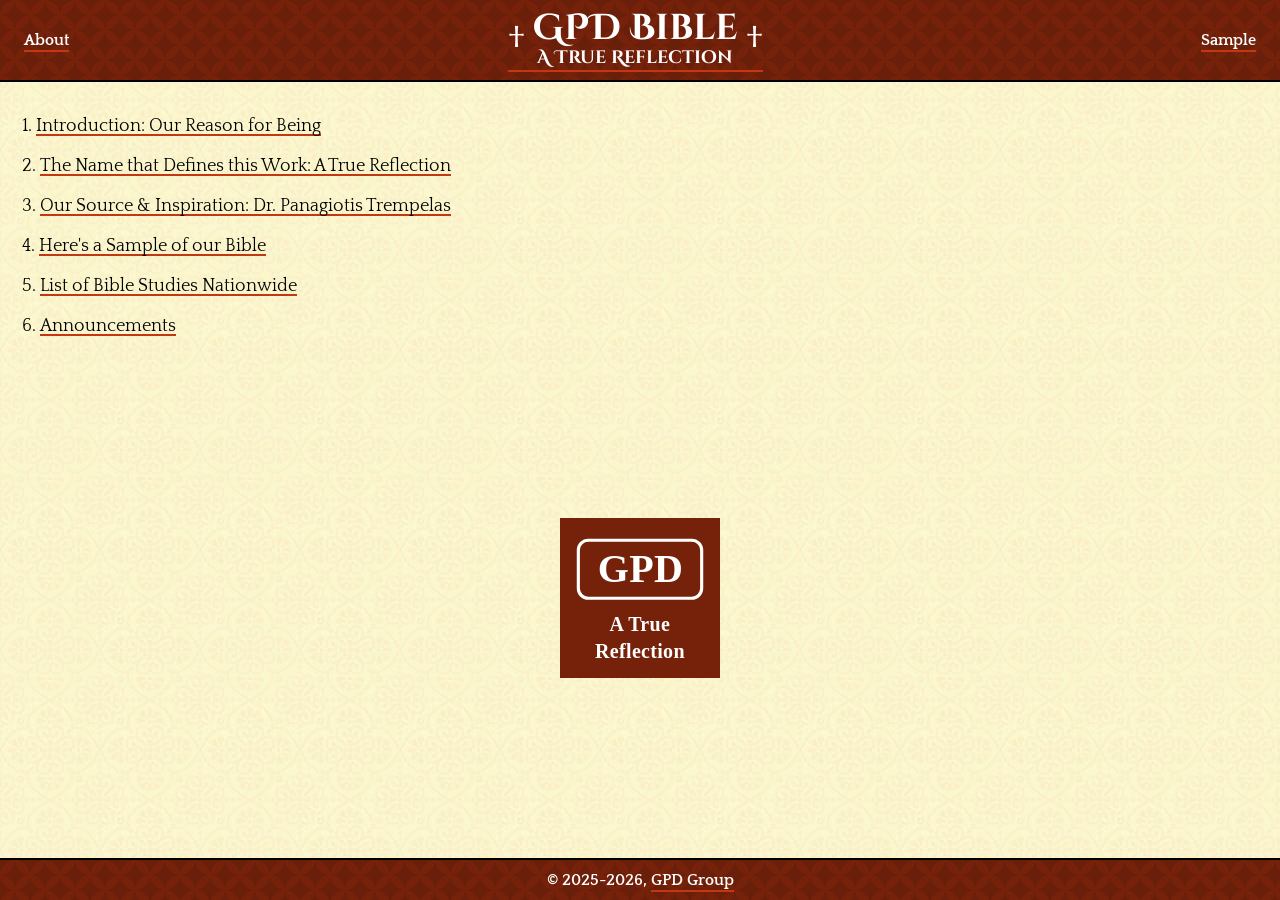
<file: index.html>
<!DOCTYPE html><html lang=en><head><meta charset=UTF-8><meta content="width=device-width,initial-scale=1" name=viewport><title>GPD Bible: Home</title><link href=/favicon.svg rel=icon type=image/svg+xml><link href=/favicon.ico rel="shortcut icon"><link href=/_astro/gpd.DE2xYG5I.css rel=stylesheet></head><body><header class="nav border-b-2"><div class="flex items-center flex-row content justify-between"><a href=/intro class=font-bold>About </a><a href=/ class="flex items-center flex-row gap-x-2"><span class="sm:text-4xl text-3xl">†</span><div class="flex items-center flex-col"><h1>GPD Bible</h1><h5 class=-mt-1>A True Reflection</h5></div><span class="sm:text-4xl text-3xl">†</span> </a><a href="/text/The Four Holy Gospels GPD Sample.pdf" class=font-bold>Sample</a></div></header><main class="flex flex-grow bod w-full"><div class="flex content flex-col gap-4 w-full"><ol class=text-lg/10><li><a href=/intro>Introduction: Our Reason for Being</a></li><li><a href=/gpd>The Name that Defines this Work: A True Reflection</a></li><li><a href=/sources>Our Source & Inspiration: Dr. Panagiotis Trempelas</a></li><li><a href="/text/The Four Holy Gospels GPD Sample.pdf" rel="noopener noreferrer" target=_blank>Here's a Sample of our Bible</a></li><li><a href=/info/bible-studies>List of Bible Studies Nationwide</a></li><li><a href=/info/announcements>Announcements</a></li></ol><div class="flex flex-col flex-grow justify-center"><div class="flex-grow bg-[url(/logo.svg)] bg-center bg-contain bg-no-repeat max-h-40"></div></div></div></main><footer class="nav border-t-2"><div class="flex items-center flex-row content font-bold justify-center">© 2025-2026,&nbsp; <a href=/intro>GPD Group</a></div></footer></body></html>
</file>
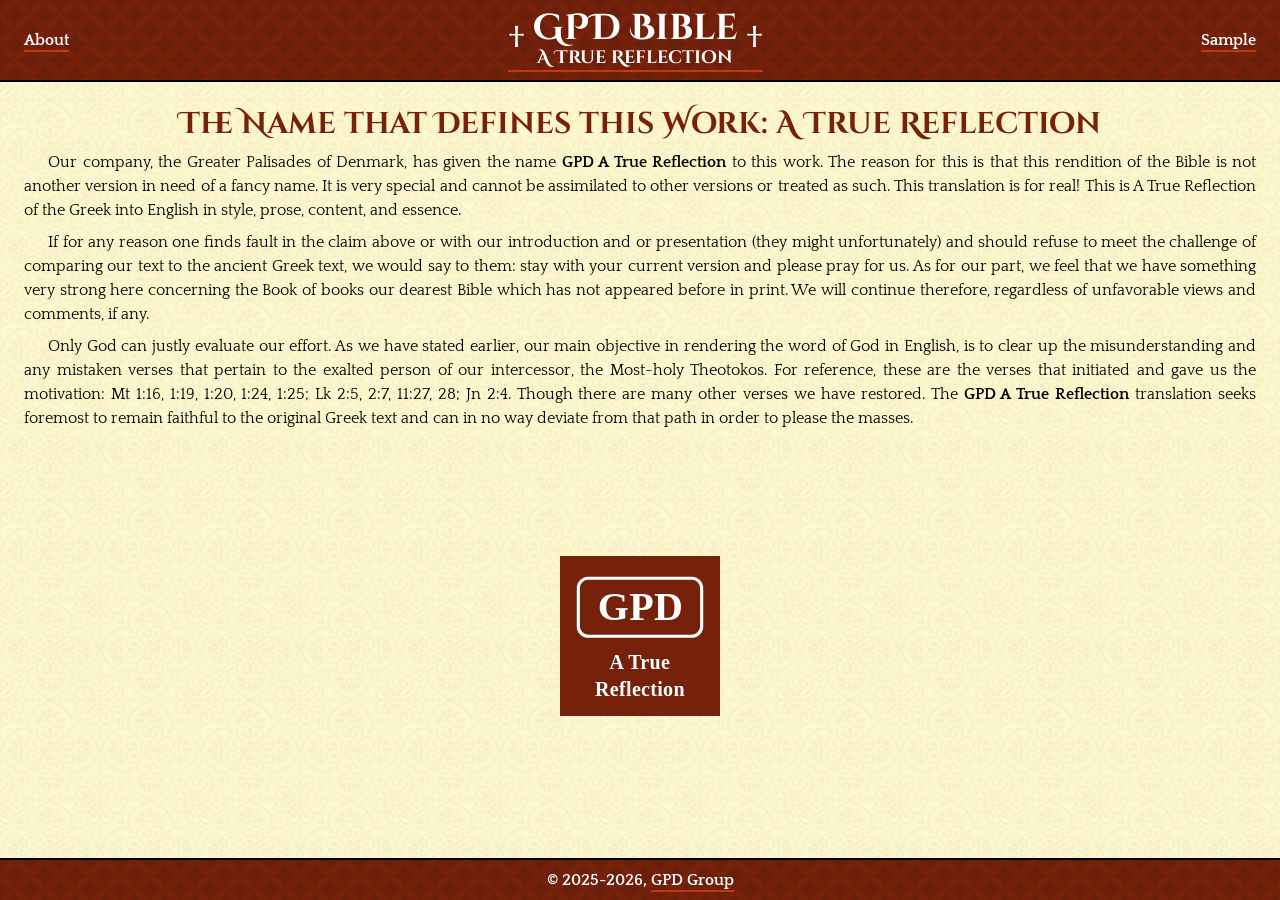
<file: gpd/index.html>
<!DOCTYPE html><html lang=en><head><meta charset=UTF-8><meta content="width=device-width,initial-scale=1" name=viewport><title>GPD Bible: The Name that Defines this Work: A True Reflection</title><link href=/favicon.svg rel=icon type=image/svg+xml><link href=/favicon.ico rel="shortcut icon"><link href=/_astro/gpd.DE2xYG5I.css rel=stylesheet></head><body><header class="nav border-b-2"><div class="flex items-center flex-row content justify-between"><a href=/intro class=font-bold>About </a><a href=/ class="flex items-center flex-row gap-x-2"><span class="sm:text-4xl text-3xl">†</span><div class="flex items-center flex-col"><h1>GPD Bible</h1><h5 class=-mt-1>A True Reflection</h5></div><span class="sm:text-4xl text-3xl">†</span> </a><a href="/text/The Four Holy Gospels GPD Sample.pdf" class=font-bold>Sample</a></div></header><main class="flex flex-grow bod w-full"><div class="content content-paragraph w-full"><h2 class="text-center text-hi1">The Name that Defines this Work: A True Reflection</h2><p>Our company, the Greater Palisades of Denmark, has given the name <strong>GPD A True Reflection</strong> to this work. The reason for this is that this rendition of the Bible is not another version in need of a fancy name. It is very special and cannot be assimilated to other versions or treated as such. This translation is for real! This is A True Reflection of the Greek into English in style, prose, content, and essence.</p><p>If for any reason one finds fault in the claim above or with our introduction and or presentation (they might unfortunately) and should refuse to meet the challenge of comparing our text to the ancient Greek text, we would say to them: stay with your current version and please pray for us. As for our part, we feel that we have something very strong here concerning the Book of books our dearest Bible which has not appeared before in print. We will continue therefore, regardless of unfavorable views and comments, if any.</p><p>Only God can justly evaluate our effort. As we have stated earlier, our main objective in rendering the word of God in English, is to clear up the misunderstanding and any mistaken verses that pertain to the exalted person of our intercessor, the Most-holy Theotokos. For reference, these are the verses that initiated and gave us the motivation: Mt 1:16, 1:19, 1:20, 1:24, 1:25; Lk 2:5, 2:7, 11:27, 28; Jn 2:4. Though there are many other verses we have restored. The <strong>GPD A True Reflection</strong> translation seeks foremost to remain faithful to the original Greek text and can in no way deviate from that path in order to please the masses.</p><div class="flex flex-col flex-grow justify-center"><div class="flex-grow bg-[url(/logo.svg)] bg-center bg-contain bg-no-repeat max-h-40"></div></div></div></main><footer class="nav border-t-2"><div class="flex items-center flex-row content font-bold justify-center">© 2025-2026,&nbsp; <a href=/intro>GPD Group</a></div></footer></body></html>
</file>
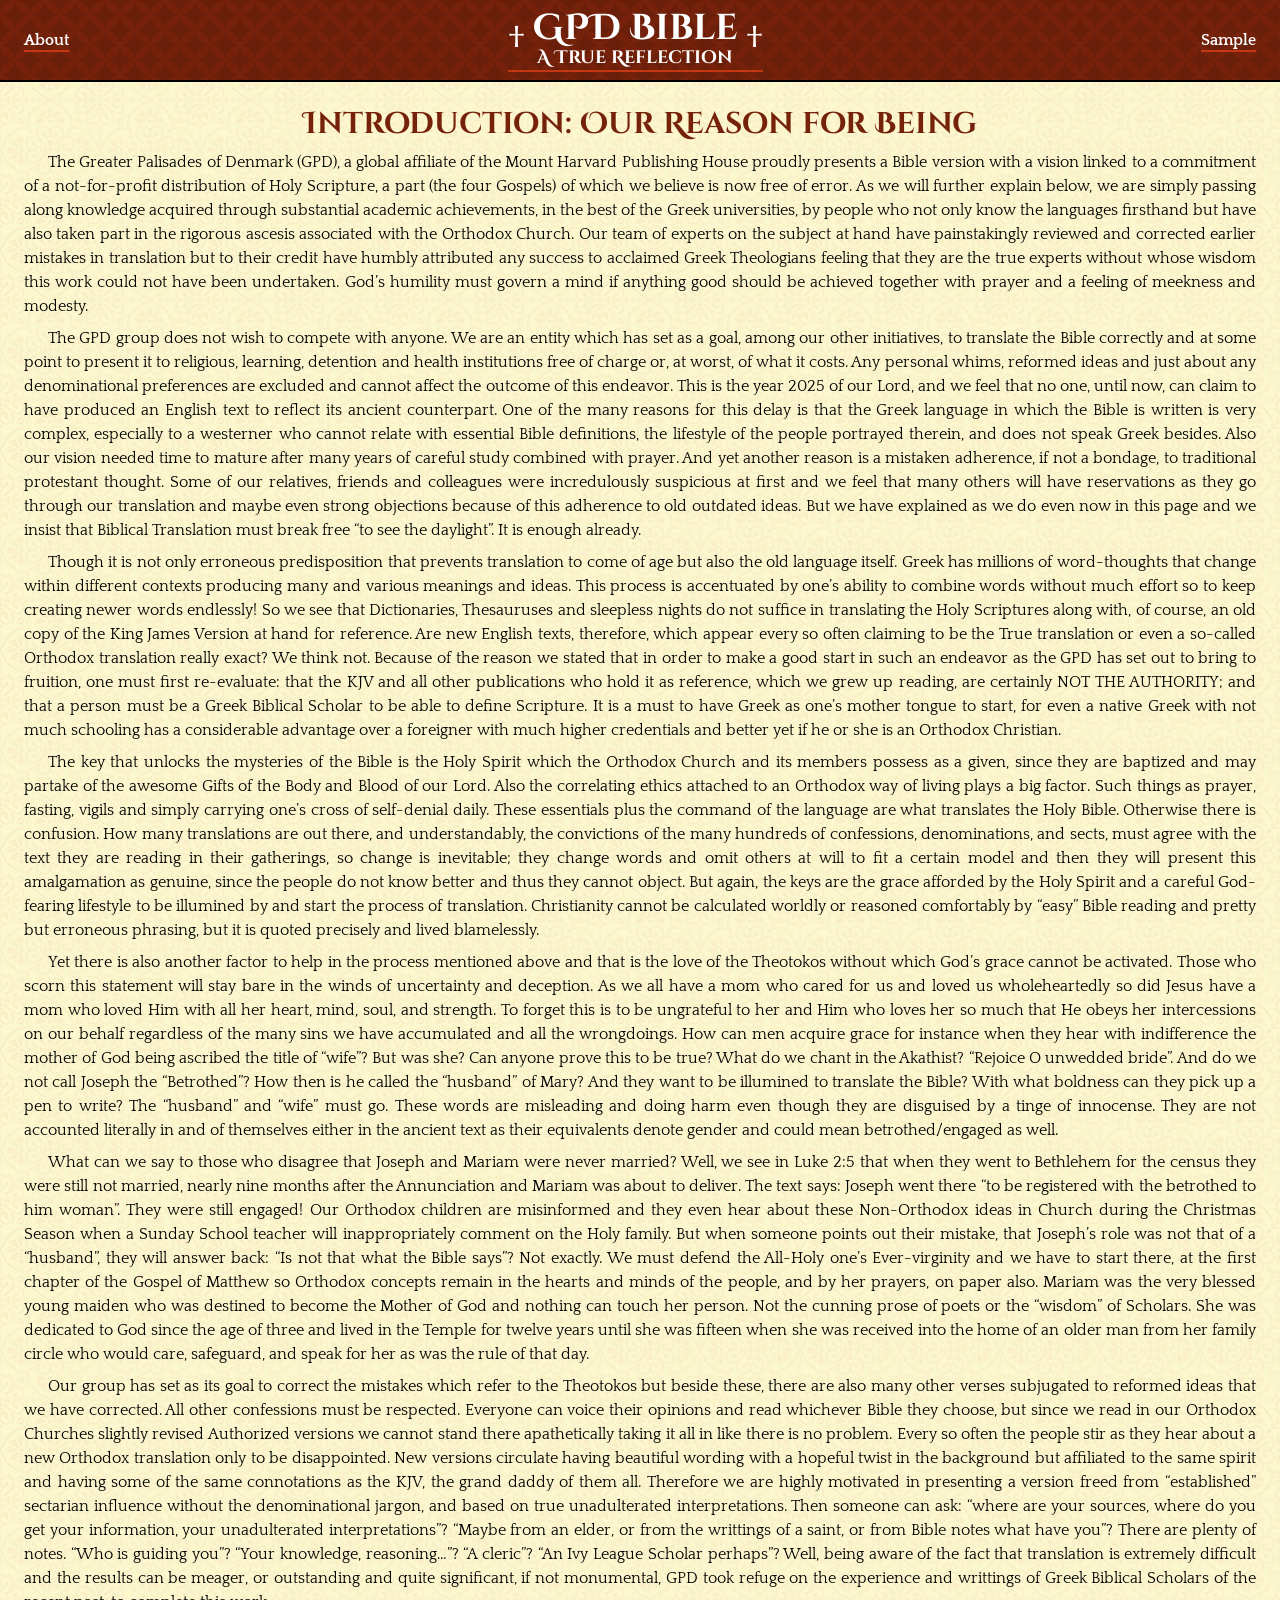
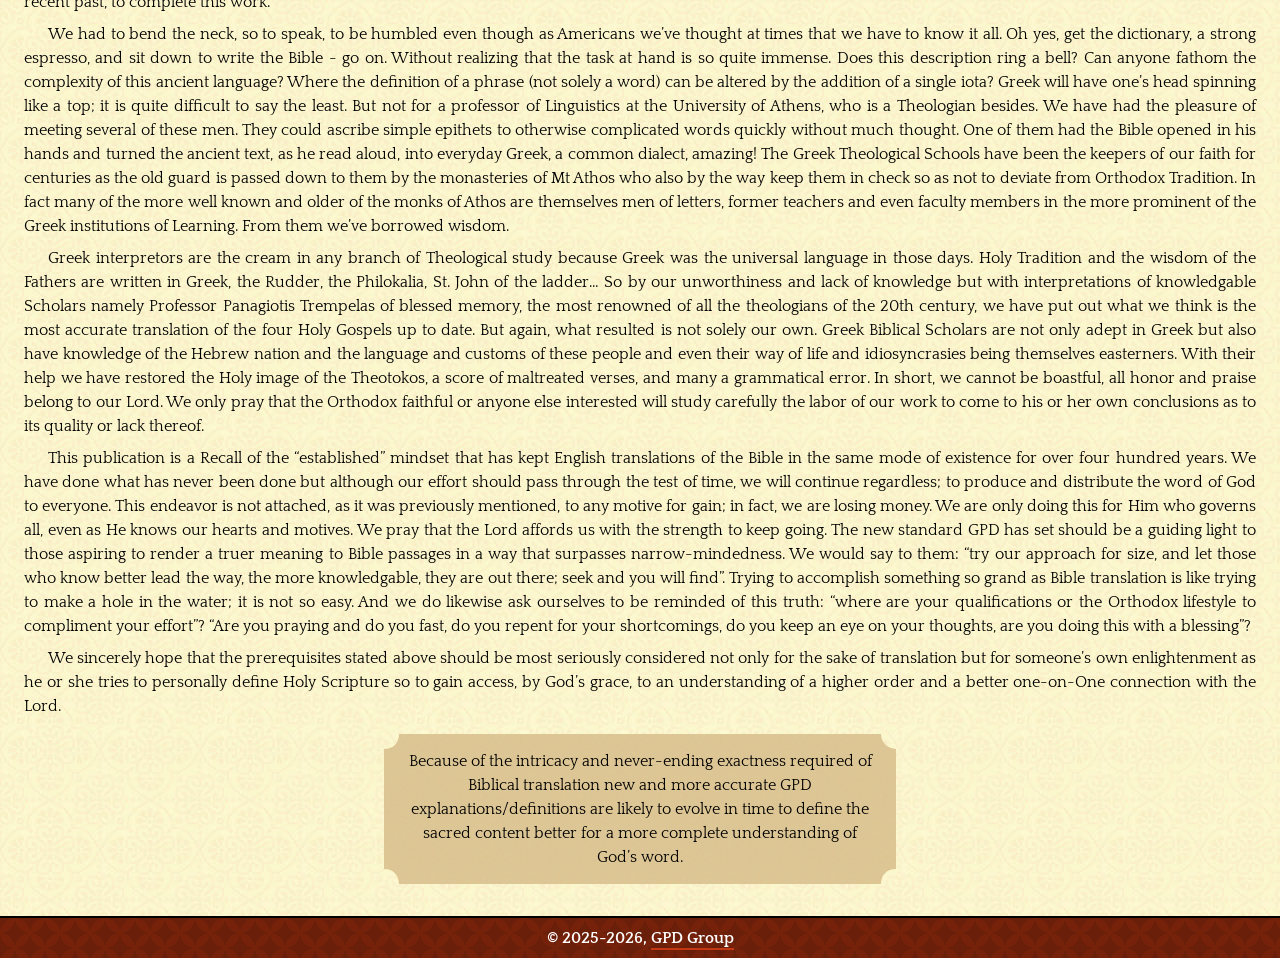
<file: intro/index.html>
<!DOCTYPE html><html lang=en><head><meta charset=UTF-8><meta content="width=device-width,initial-scale=1" name=viewport><title>GPD Bible: Introduction: Our Reason for Being</title><link href=/favicon.svg rel=icon type=image/svg+xml><link href=/favicon.ico rel="shortcut icon"><link href=/_astro/gpd.DE2xYG5I.css rel=stylesheet></head><body><header class="nav border-b-2"><div class="flex items-center flex-row content justify-between"><a href=/intro class=font-bold>About </a><a href=/ class="flex items-center flex-row gap-x-2"><span class="sm:text-4xl text-3xl">†</span><div class="flex items-center flex-col"><h1>GPD Bible</h1><h5 class=-mt-1>A True Reflection</h5></div><span class="sm:text-4xl text-3xl">†</span> </a><a href="/text/The Four Holy Gospels GPD Sample.pdf" class=font-bold>Sample</a></div></header><main class="flex flex-grow bod w-full"><div class="content content-paragraph w-full"><h2 class="text-center text-hi1">Introduction: Our Reason for Being</h2><p>The Greater Palisades of Denmark (GPD), a global affiliate of the Mount Harvard Publishing House proudly presents a Bible version with a vision linked to a commitment of a not-for-profit distribution of Holy Scripture, a part (the four Gospels) of which we believe is now free of error. As we will further explain below, we are simply passing along knowledge acquired through substantial academic achievements, in the best of the Greek universities, by people who not only know the languages firsthand but have also taken part in the rigorous ascesis associated with the Orthodox Church. Our team of experts on the subject at hand have painstakingly reviewed and corrected earlier mistakes in translation but to their credit have humbly attributed any success to acclaimed Greek Theologians feeling that they are the true experts without whose wisdom this work could not have been undertaken. God’s humility must govern a mind if anything good should be achieved together with prayer and a feeling of meekness and modesty.</p><p>The GPD group does not wish to compete with anyone. We are an entity which has set as a goal, among our other initiatives, to translate the Bible correctly and at some point to present it to religious, learning, detention and health institutions free of charge or, at worst, of what it costs. Any personal whims, reformed ideas and just about any denominational preferences are excluded and cannot affect the outcome of this endeavor. This is the year 2025 of our Lord, and we feel that no one, until now, can claim to have produced an English text to reflect its ancient counterpart. One of the many reasons for this delay is that the Greek language in which the Bible is written is very complex, especially to a westerner who cannot relate with essential Bible definitions, the lifestyle of the people portrayed therein, and does not speak Greek besides. Also our vision needed time to mature after many years of careful study combined with prayer. And yet another reason is a mistaken adherence, if not a bondage, to traditional protestant thought. Some of our relatives, friends and colleagues were incredulously suspicious at first and we feel that many others will have reservations as they go through our translation and maybe even strong objections because of this adherence to old outdated ideas. But we have explained as we do even now in this page and we insist that Biblical Translation must break free “to see the daylight”. It is enough already.</p><p>Though it is not only erroneous predisposition that prevents translation to come of age but also the old language itself. Greek has millions of word-thoughts that change within different contexts producing many and various meanings and ideas. This process is accentuated by one’s ability to combine words without much effort so to keep creating newer words endlessly! So we see that Dictionaries, Thesauruses and sleepless nights do not suffice in translating the Holy Scriptures along with, of course, an old copy of the King James Version at hand for reference. Are new English texts, therefore, which appear every so often claiming to be the True translation or even a so-called Orthodox translation really exact? We think not. Because of the reason we stated that in order to make a good start in such an endeavor as the GPD has set out to bring to fruition, one must first re-evaluate: that the KJV and all other publications who hold it as reference, which we grew up reading, are certainly NOT THE AUTHORITY; and that a person must be a Greek Biblical Scholar to be able to define Scripture. It is a must to have Greek as one’s mother tongue to start, for even a native Greek with not much schooling has a considerable advantage over a foreigner with much higher credentials and better yet if he or she is an Orthodox Christian.</p><p>The key that unlocks the mysteries of the Bible is the Holy Spirit which the Orthodox Church and its members possess as a given, since they are baptized and may partake of the awesome Gifts of the Body and Blood of our Lord. Also the correlating ethics attached to an Orthodox way of living plays a big factor. Such things as prayer, fasting, vigils and simply carrying one’s cross of self-denial daily. These essentials plus the command of the language are what translates the Holy Bible. Otherwise there is confusion. How many translations are out there, and understandably, the convictions of the many hundreds of confessions, denominations, and sects, must agree with the text they are reading in their gatherings, so change is inevitable; they change words and omit others at will to fit a certain model and then they will present this amalgamation as genuine, since the people do not know better and thus they cannot object. But again, the keys are the grace afforded by the Holy Spirit and a careful God-fearing lifestyle to be illumined by and start the process of translation. Christianity cannot be calculated worldly or reasoned comfortably by “easy” Bible reading and pretty but erroneous phrasing, but it is quoted precisely and lived blamelessly.</p><p>Yet there is also another factor to help in the process mentioned above and that is the love of the Theotokos without which God’s grace cannot be activated. Those who scorn this statement will stay bare in the winds of uncertainty and deception. As we all have a mom who cared for us and loved us wholeheartedly so did Jesus have a mom who loved Him with all her heart, mind, soul, and strength. To forget this is to be ungrateful to her and Him who loves her so much that He obeys her intercessions on our behalf regardless of the many sins we have accumulated and all the wrongdoings. How can men acquire grace for instance when they hear with indifference the mother of God being ascribed the title of “wife”? But was she? Can anyone prove this to be true? What do we chant in the Akathist? “Rejoice O unwedded bride”. And do we not call Joseph the “Betrothed”? How then is he called the “husband” of Mary? And they want to be illumined to translate the Bible? With what boldness can they pick up a pen to write? The “husband” and “wife” must go. These words are misleading and doing harm even though they are disguised by a tinge of innocense. They are not accounted literally in and of themselves either in the ancient text as their equivalents denote gender and could mean betrothed/engaged as well.</p><p>What can we say to those who disagree that Joseph and Mariam were never married? Well, we see in Luke 2:5 that when they went to Bethlehem for the census they were still not married, nearly nine months after the Annunciation and Mariam was about to deliver. The text says: Joseph went there “to be registered with the betrothed to him woman”. They were still engaged! Our Orthodox children are misinformed and they even hear about these Non-Orthodox ideas in Church during the Christmas Season when a Sunday School teacher will inappropriately comment on the Holy family. But when someone points out their mistake, that Joseph’s role was not that of a “husband”, they will answer back: “Is not that what the Bible says”? Not exactly. We must defend the All-Holy one’s Ever-virginity and we have to start there, at the first chapter of the Gospel of Matthew so Orthodox concepts remain in the hearts and minds of the people, and by her prayers, on paper also. Mariam was the very blessed young maiden who was destined to become the Mother of God and nothing can touch her person. Not the cunning prose of poets or the “wisdom” of Scholars. She was dedicated to God since the age of three and lived in the Temple for twelve years until she was fifteen when she was received into the home of an older man from her family circle who would care, safeguard, and speak for her as was the rule of that day.</p><p>Our group has set as its goal to correct the mistakes which refer to the Theotokos but beside these, there are also many other verses subjugated to reformed ideas that we have corrected. All other confessions must be respected. Everyone can voice their opinions and read whichever Bible they choose, but since we read in our Orthodox Churches slightly revised Authorized versions we cannot stand there apathetically taking it all in like there is no problem. Every so often the people stir as they hear about a new Orthodox translation only to be disappointed. New versions circulate having beautiful wording with a hopeful twist in the background but affiliated to the same spirit and having some of the same connotations as the KJV, the grand daddy of them all. Therefore we are highly motivated in presenting a version freed from “established” sectarian influence without the denominational jargon, and based on true unadulterated interpretations. Then someone can ask: “where are your sources, where do you get your information, your unadulterated interpretations”? “Maybe from an elder, or from the writtings of a saint, or from Bible notes what have you”? There are plenty of notes. “Who is guiding you”? “Your knowledge, reasoning…”? “A cleric”? “An Ivy League Scholar perhaps”? Well, being aware of the fact that translation is extremely difficult and the results can be meager, or outstanding and quite significant, if not monumental, GPD took refuge on the experience and writtings of Greek Biblical Scholars of the recent past, to complete this work.</p><p>We had to bend the neck, so to speak, to be humbled even though as Americans we’ve thought at times that we have to know it all. Oh yes, get the dictionary, a strong espresso, and sit down to write the Bible - go on. Without realizing that the task at hand is so quite immense. Does this description ring a bell? Can anyone fathom the complexity of this ancient language? Where the definition of a phrase (not solely a word) can be altered by the addition of a single iota? Greek will have one’s head spinning like a top; it is quite difficult to say the least. But not for a professor of Linguistics at the University of Athens, who is a Theologian besides. We have had the pleasure of meeting several of these men. They could ascribe simple epithets to otherwise complicated words quickly without much thought. One of them had the Bible opened in his hands and turned the ancient text, as he read aloud, into everyday Greek, a common dialect, amazing! The Greek Theological Schools have been the keepers of our faith for centuries as the old guard is passed down to them by the monasteries of Mt Athos who also by the way keep them in check so as not to deviate from Orthodox Tradition. In fact many of the more well known and older of the monks of Athos are themselves men of letters, former teachers and even faculty members in the more prominent of the Greek institutions of Learning. From them we’ve borrowed wisdom.</p><p>Greek interpretors are the cream in any branch of Theological study because Greek was the universal language in those days. Holy Tradition and the wisdom of the Fathers are written in Greek, the Rudder, the Philokalia, St. John of the ladder… So by our unworthiness and lack of knowledge but with interpretations of knowledgable Scholars namely Professor Panagiotis Trempelas of blessed memory, the most renowned of all the theologians of the 20th century, we have put out what we think is the most accurate translation of the four Holy Gospels up to date. But again, what resulted is not solely our own. Greek Biblical Scholars are not only adept in Greek but also have knowledge of the Hebrew nation and the language and customs of these people and even their way of life and idiosyncrasies being themselves easterners. With their help we have restored the Holy image of the Theotokos, a score of maltreated verses, and many a grammatical error. In short, we cannot be boastful, all honor and praise belong to our Lord. We only pray that the Orthodox faithful or anyone else interested will study carefully the labor of our work to come to his or her own conclusions as to its quality or lack thereof.</p><p>This publication is a Recall of the “established” mindset that has kept English translations of the Bible in the same mode of existence for over four hundred years. We have done what has never been done but although our effort should pass through the test of time, we will continue regardless; to produce and distribute the word of God to everyone. This endeavor is not attached, as it was previously mentioned, to any motive for gain; in fact, we are losing money. We are only doing this for Him who governs all, even as He knows our hearts and motives. We pray that the Lord affords us with the strength to keep going. The new standard GPD has set should be a guiding light to those aspiring to render a truer meaning to Bible passages in a way that surpasses narrow-mindedness. We would say to them: “try our approach for size, and let those who know better lead the way, the more knowledgable, they are out there; seek and you will find”. Trying to accomplish something so grand as Bible translation is like trying to make a hole in the water; it is not so easy. And we do likewise ask ourselves to be reminded of this truth: “where are your qualifications or the Orthodox lifestyle to compliment your effort”? “Are you praying and do you fast, do you repent for your shortcomings, do you keep an eye on your thoughts, are you doing this with a blessing”?</p><p>We sincerely hope that the prerequisites stated above should be most seriously considered not only for the sake of translation but for someone’s own enlightenment as he or she tries to personally define Holy Scripture so to gain access, by God’s grace, to an understanding of a higher order and a better one-on-One connection with the Lord.</p><div class="text-center hyphens-auto max-w-lg mt-2 mx-auto scallop-div"><p>Because of the intricacy and never-ending exactness required of Biblical translation new and more accurate GPD explanations/definitions are likely to evolve in time to define the sacred content better for a more complete understanding of God’s word.</p></div><div class="flex flex-col flex-grow justify-center"><div class="flex-grow bg-[url(/logo.svg)] bg-center bg-contain bg-no-repeat max-h-40"></div></div></div></main><footer class="nav border-t-2"><div class="flex items-center flex-row content font-bold justify-center">© 2025-2026,&nbsp; <a href=/intro>GPD Group</a></div></footer></body></html>
</file>
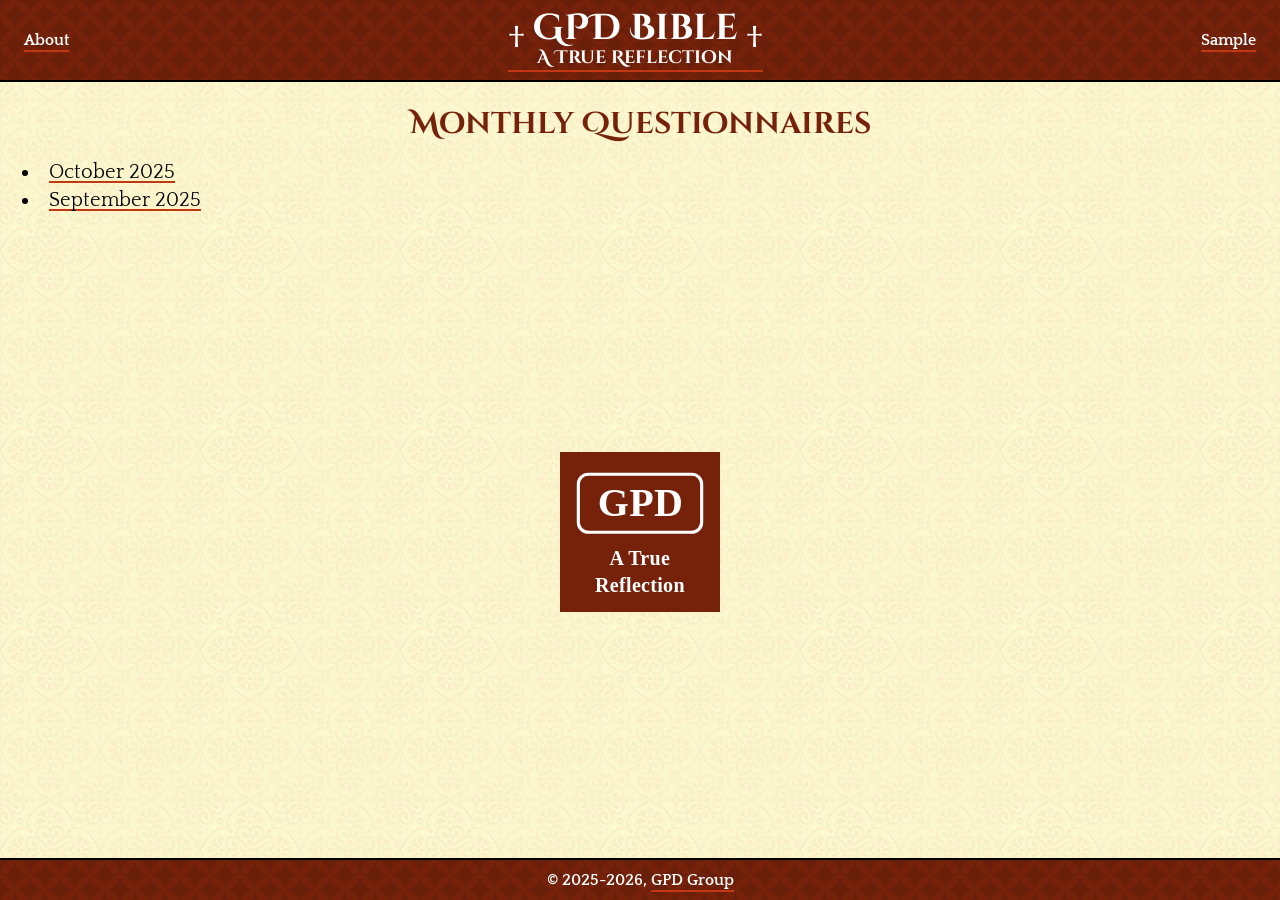
<file: questionnaires/index.html>
<!DOCTYPE html><html lang=en><head><meta charset=UTF-8><meta content="width=device-width,initial-scale=1" name=viewport><title>GPD Bible: Monthly Questionnaires</title><link href=/favicon.svg rel=icon type=image/svg+xml><link href=/favicon.ico rel="shortcut icon"><link href=/_astro/gpd.DE2xYG5I.css rel=stylesheet></head><body><header class="nav border-b-2"><div class="flex items-center flex-row content justify-between"><a href=/intro class=font-bold>About </a><a href=/ class="flex items-center flex-row gap-x-2"><span class="sm:text-4xl text-3xl">†</span><div class="flex items-center flex-col"><h1>GPD Bible</h1><h5 class=-mt-1>A True Reflection</h5></div><span class="sm:text-4xl text-3xl">†</span> </a><a href="/text/The Four Holy Gospels GPD Sample.pdf" class=font-bold>Sample</a></div></header><main class="flex flex-grow bod w-full"><div class="flex content flex-col gap-4 w-full"><h2 class="text-center text-hi1">Monthly Questionnaires</h2><ul class="sm:text-xl text-lg"><li><a href=/questionnaires/25-10>October 2025</a></li><li><a href=/questionnaires/25-09>September 2025</a></li></ul><div class="flex flex-col flex-grow justify-center"><div class="flex-grow bg-[url(/logo.svg)] bg-center bg-contain bg-no-repeat max-h-40"></div></div></div></main><footer class="nav border-t-2"><div class="flex items-center flex-row content font-bold justify-center">© 2025-2026,&nbsp; <a href=/intro>GPD Group</a></div></footer></body></html>
</file>
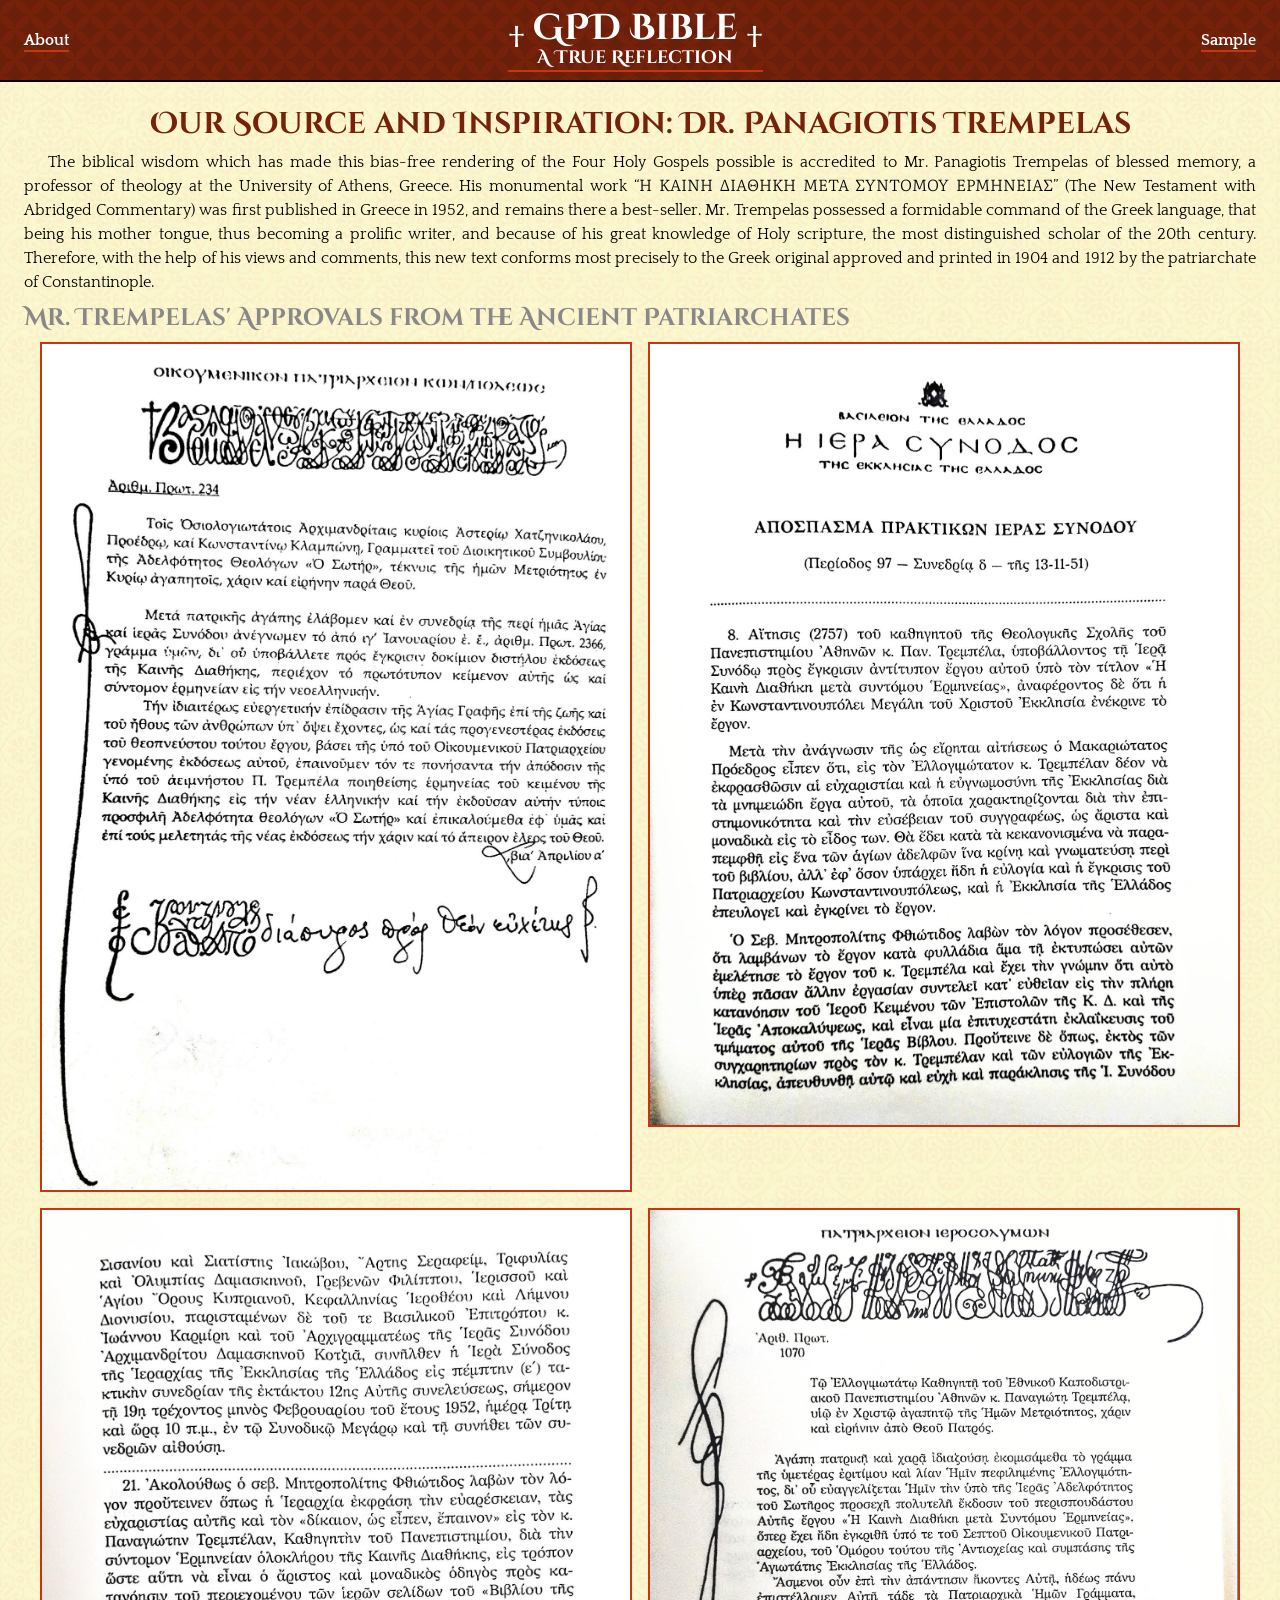
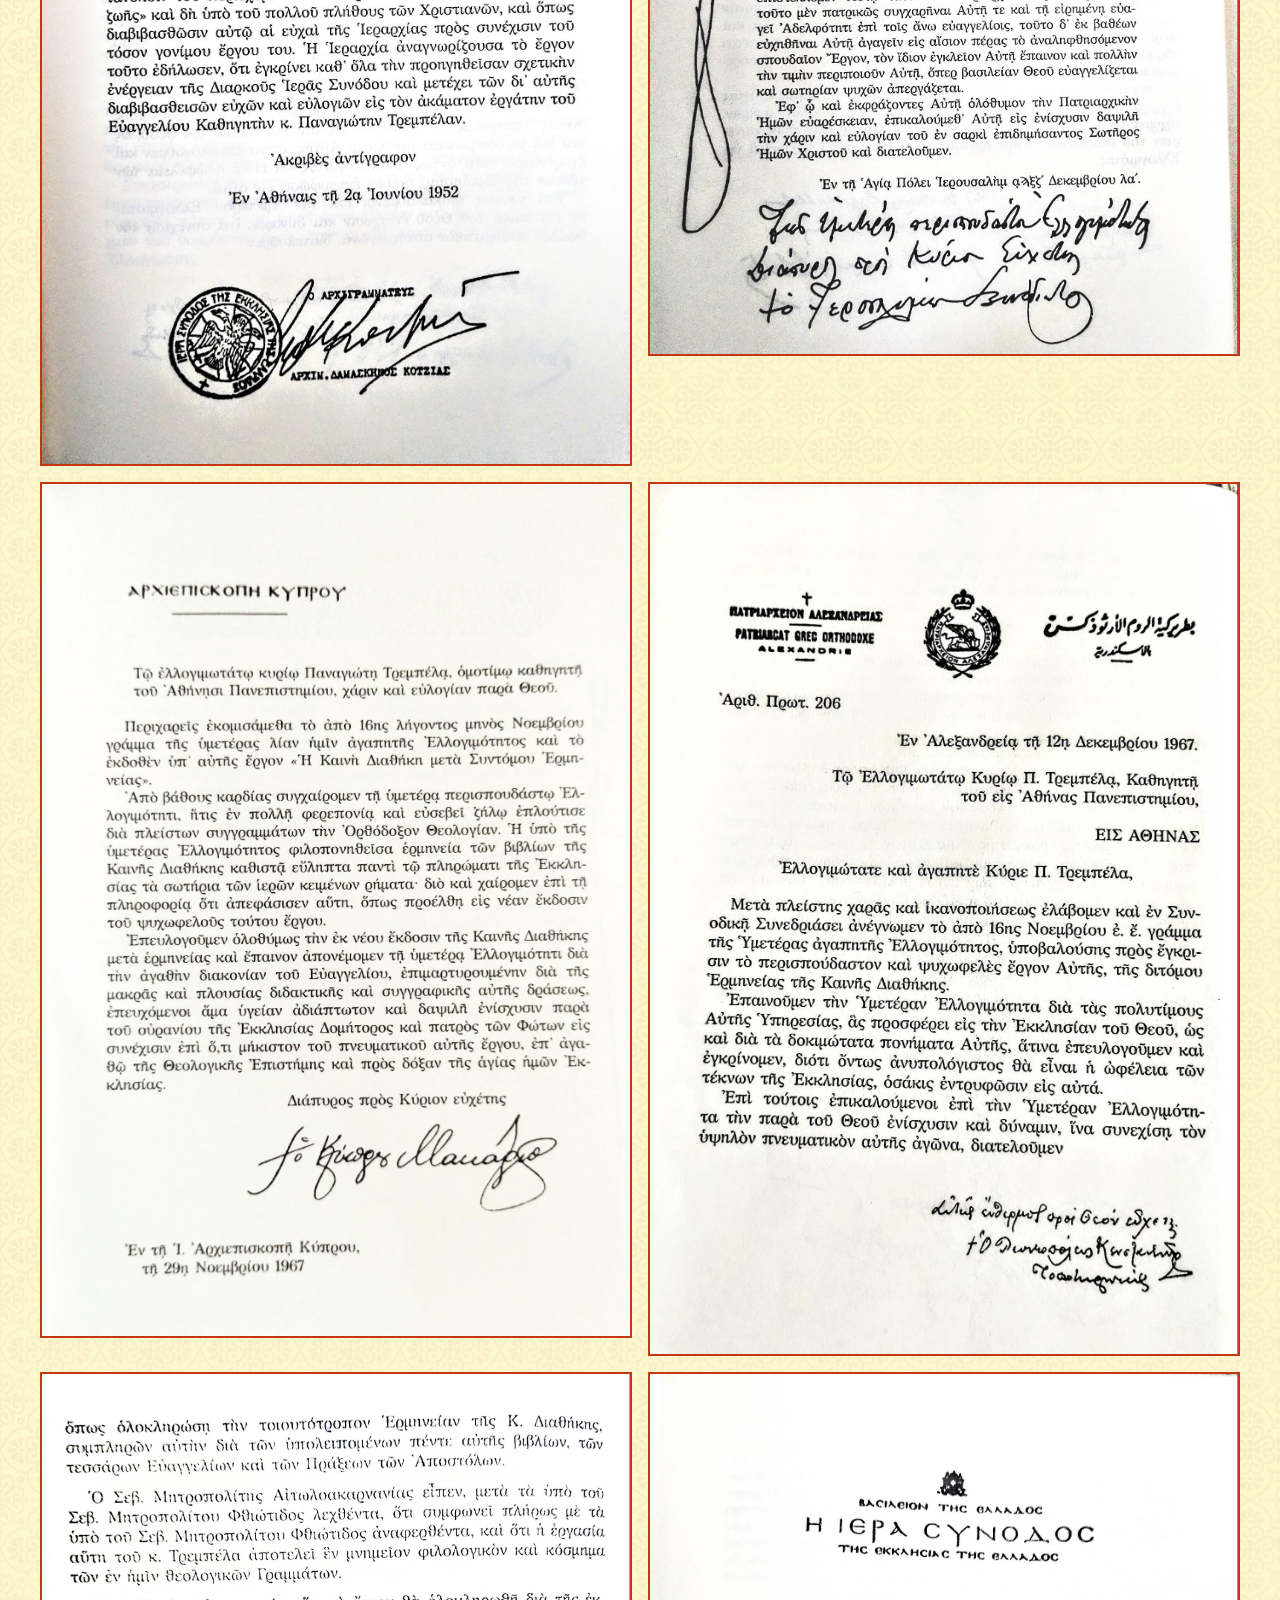
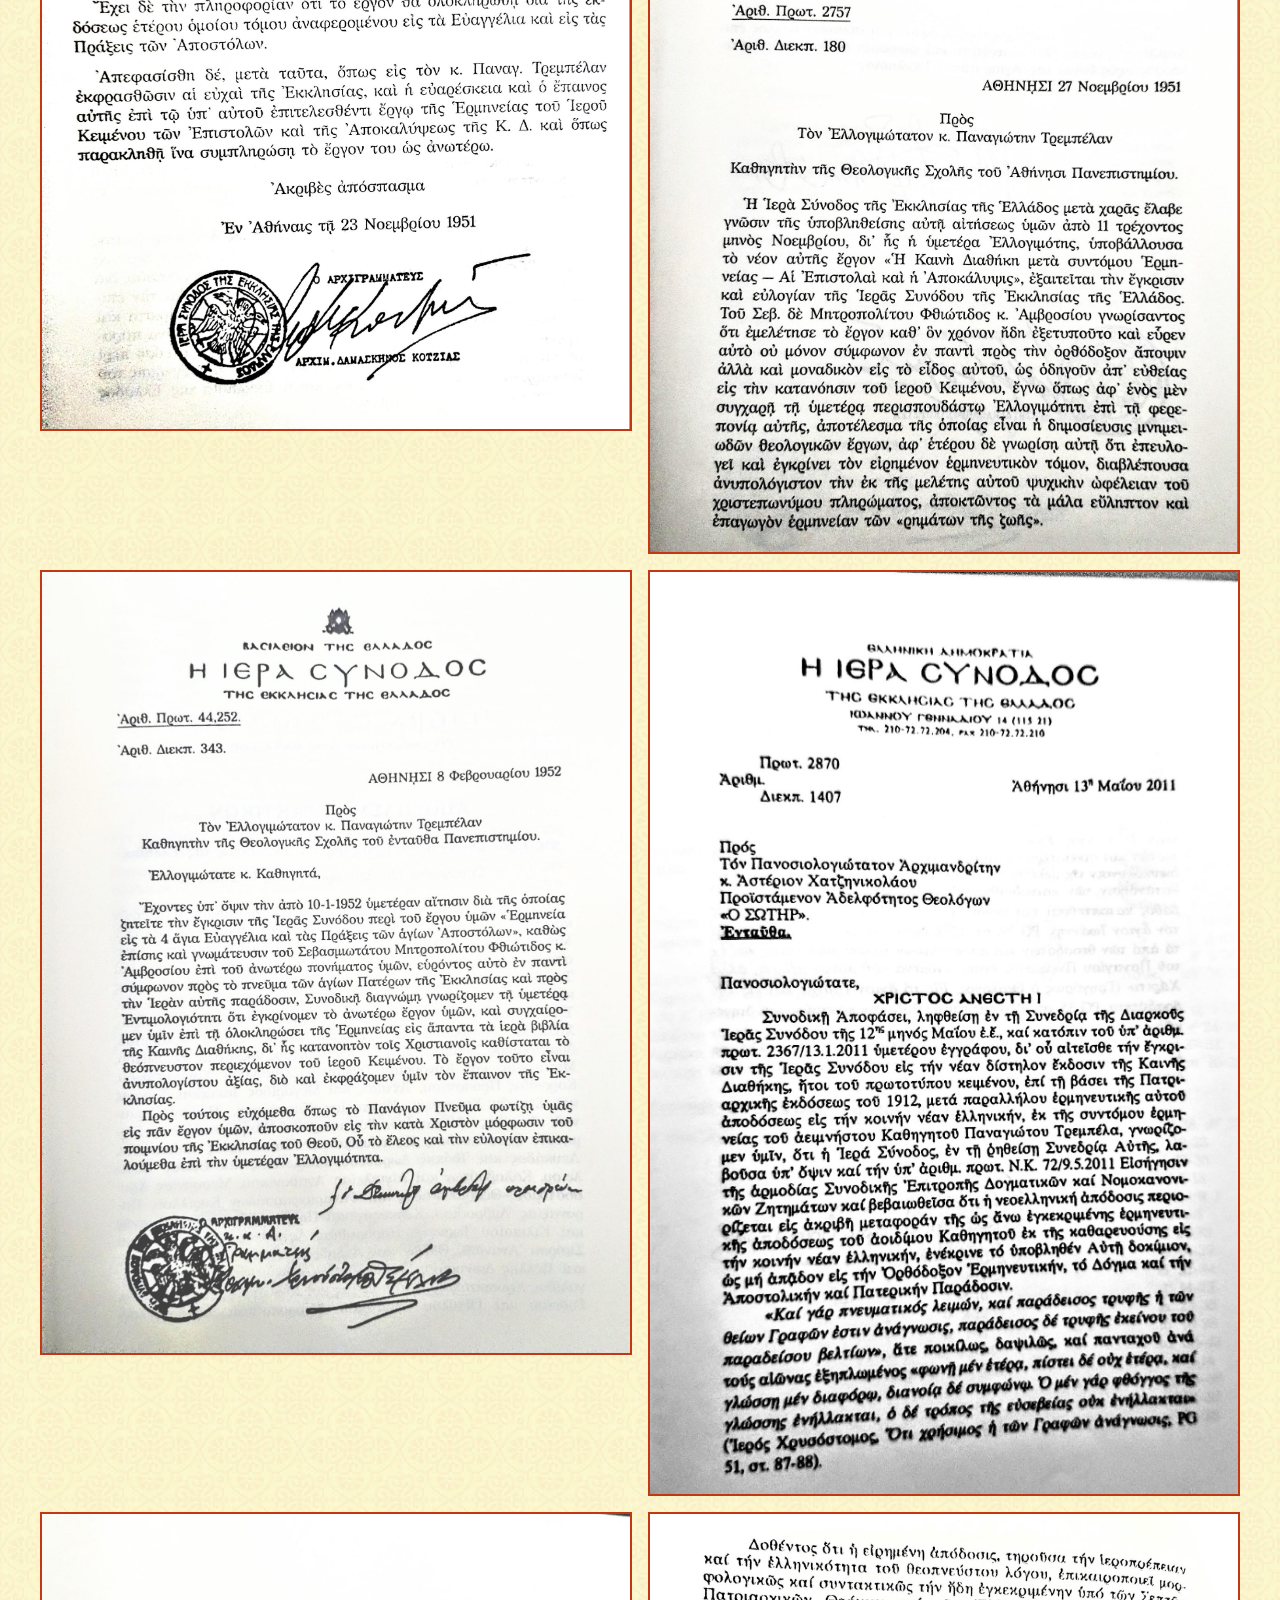
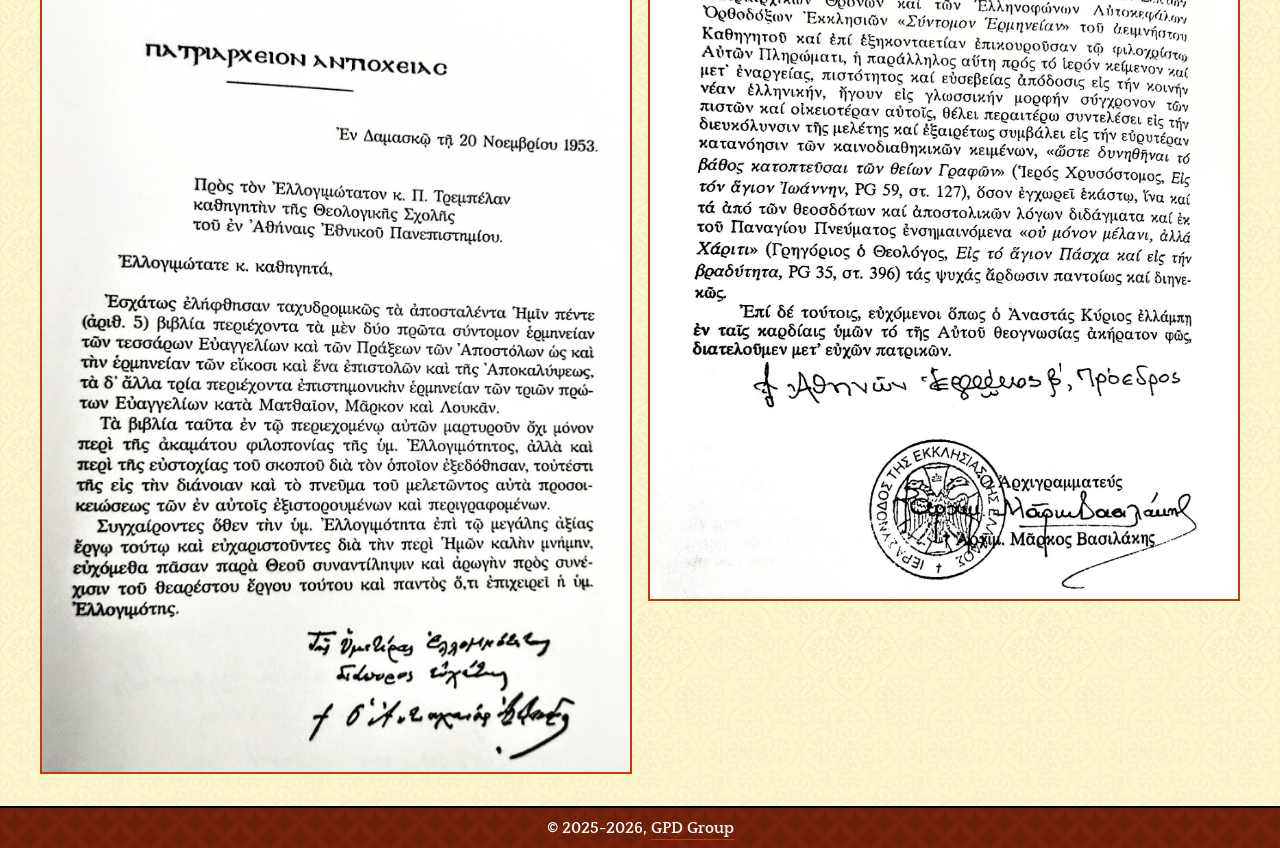
<file: sources/index.html>
<!DOCTYPE html><html lang=en><head><meta charset=UTF-8><meta content="width=device-width,initial-scale=1" name=viewport><title>GPD Bible: Our Source and Inspiration</title><link href=/favicon.svg rel=icon type=image/svg+xml><link href=/favicon.ico rel="shortcut icon"><link href=/_astro/gpd.DE2xYG5I.css rel=stylesheet></head><body><header class="nav border-b-2"><div class="flex items-center flex-row content justify-between"><a href=/intro class=font-bold>About </a><a href=/ class="flex items-center flex-row gap-x-2"><span class="sm:text-4xl text-3xl">†</span><div class="flex items-center flex-col"><h1>GPD Bible</h1><h5 class=-mt-1>A True Reflection</h5></div><span class="sm:text-4xl text-3xl">†</span> </a><a href="/text/The Four Holy Gospels GPD Sample.pdf" class=font-bold>Sample</a></div></header><main class="flex flex-grow bod w-full"><div class="content content-paragraph w-full"><h2 class="text-center text-hi1">Our Source and Inspiration: Dr. Panagiotis Trempelas</h2><p>The biblical wisdom which has made this bias-free rendering of the Four Holy Gospels possible is accredited to Mr. Panagiotis Trempelas of blessed memory, a professor of theology at the University of Athens, Greece. His monumental work “Η ΚΑΙΝΗ ΔΙΑΘΗΚΗ ΜΕΤΑ ΣΥΝΤΟΜΟΥ ΕΡΜΗΝΕΙΑΣ” (The New Testament with Abridged Commentary) was first published in Greece in 1952, and remains there a best-seller. Mr. Trempelas possessed a formidable command of the Greek language, that being his mother tongue, thus becoming a prolific writer, and because of his great knowledge of Holy scripture, the most distinguished scholar of the 20th century. Therefore, with the help of his views and comments, this new text conforms most precisely to the Greek original approved and printed in 1904 and 1912 by the patriarchate of Constantinople.</p><h3>Mr. Trempelas' Approvals from the Ancient Patriarchates</h3><div class="gap-4 grid grid-cols-1 md:grid-cols-2 md:px-4"><img class=splash-img src=/img/dr-trempelas-01.jpg> <img class=splash-img src=/img/dr-trempelas-02.jpg> <img class=splash-img src=/img/dr-trempelas-03.jpg> <img class=splash-img src=/img/dr-trempelas-04.jpg> <img class=splash-img src=/img/dr-trempelas-05.jpg> <img class=splash-img src=/img/dr-trempelas-06.jpg> <img class=splash-img src=/img/dr-trempelas-07.jpg> <img class=splash-img src=/img/dr-trempelas-08.jpg> <img class=splash-img src=/img/dr-trempelas-09.jpg> <img class=splash-img src=/img/dr-trempelas-10.jpg> <img class=splash-img src=/img/dr-trempelas-11.jpg> <img class=splash-img src=/img/dr-trempelas-12.jpg></div><div class="flex flex-col flex-grow justify-center"><div class="flex-grow bg-[url(/logo.svg)] bg-center bg-contain bg-no-repeat max-h-40"></div></div></div></main><footer class="nav border-t-2"><div class="flex items-center flex-row content font-bold justify-center">© 2025-2026,&nbsp; <a href=/intro>GPD Group</a></div></footer></body></html>
</file>
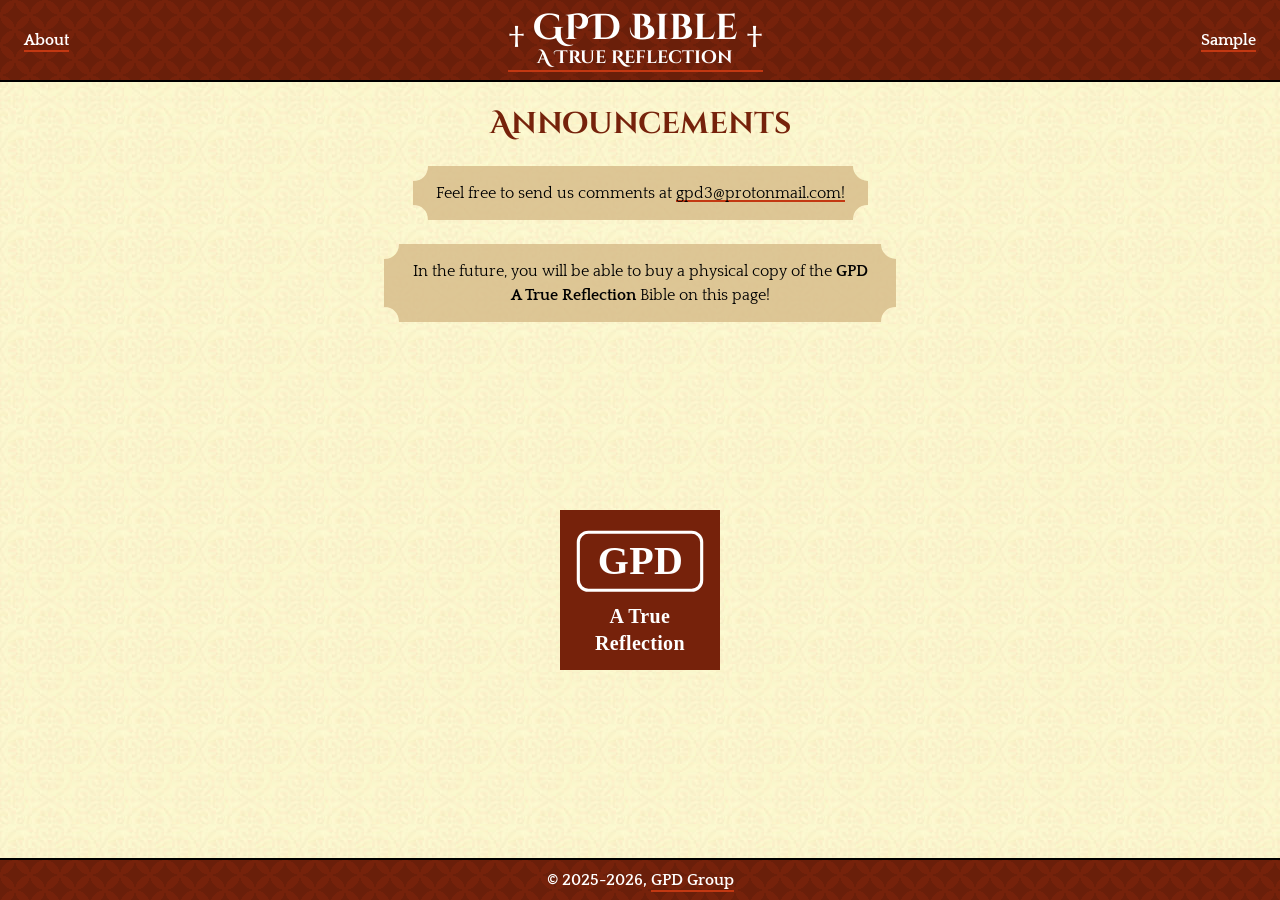
<file: info/announcements/index.html>
<!DOCTYPE html><html lang=en><head><meta charset=UTF-8><meta content="width=device-width,initial-scale=1" name=viewport><title>GPD Bible: Announcements</title><link href=/favicon.svg rel=icon type=image/svg+xml><link href=/favicon.ico rel="shortcut icon"><link href=/_astro/gpd.DE2xYG5I.css rel=stylesheet></head><body><header class="nav border-b-2"><div class="flex items-center flex-row content justify-between"><a href=/intro class=font-bold>About </a><a href=/ class="flex items-center flex-row gap-x-2"><span class="sm:text-4xl text-3xl">†</span><div class="flex items-center flex-col"><h1>GPD Bible</h1><h5 class=-mt-1>A True Reflection</h5></div><span class="sm:text-4xl text-3xl">†</span> </a><a href="/text/The Four Holy Gospels GPD Sample.pdf" class=font-bold>Sample</a></div></header><main class="flex flex-grow bod w-full"><div class="flex content flex-col gap-6 w-full"><h2 class="text-center text-hi1">Announcements</h2><div class="text-center hyphens-auto max-w-lg mx-auto scallop-div">Feel free to send us comments at <a href=mailto:gpd3@protonmail.com>gpd3@protonmail.com!</a></div><div class="text-center hyphens-auto max-w-lg mx-auto scallop-div">In the future, you will be able to buy a physical copy of the <strong>GPD A True Reflection</strong> Bible on this page!</div><div class="flex flex-col flex-grow justify-center"><div class="flex-grow bg-[url(/logo.svg)] bg-center bg-contain bg-no-repeat max-h-40"></div></div></div></main><footer class="nav border-t-2"><div class="flex items-center flex-row content font-bold justify-center">© 2025-2026,&nbsp; <a href=/intro>GPD Group</a></div></footer></body></html>
</file>
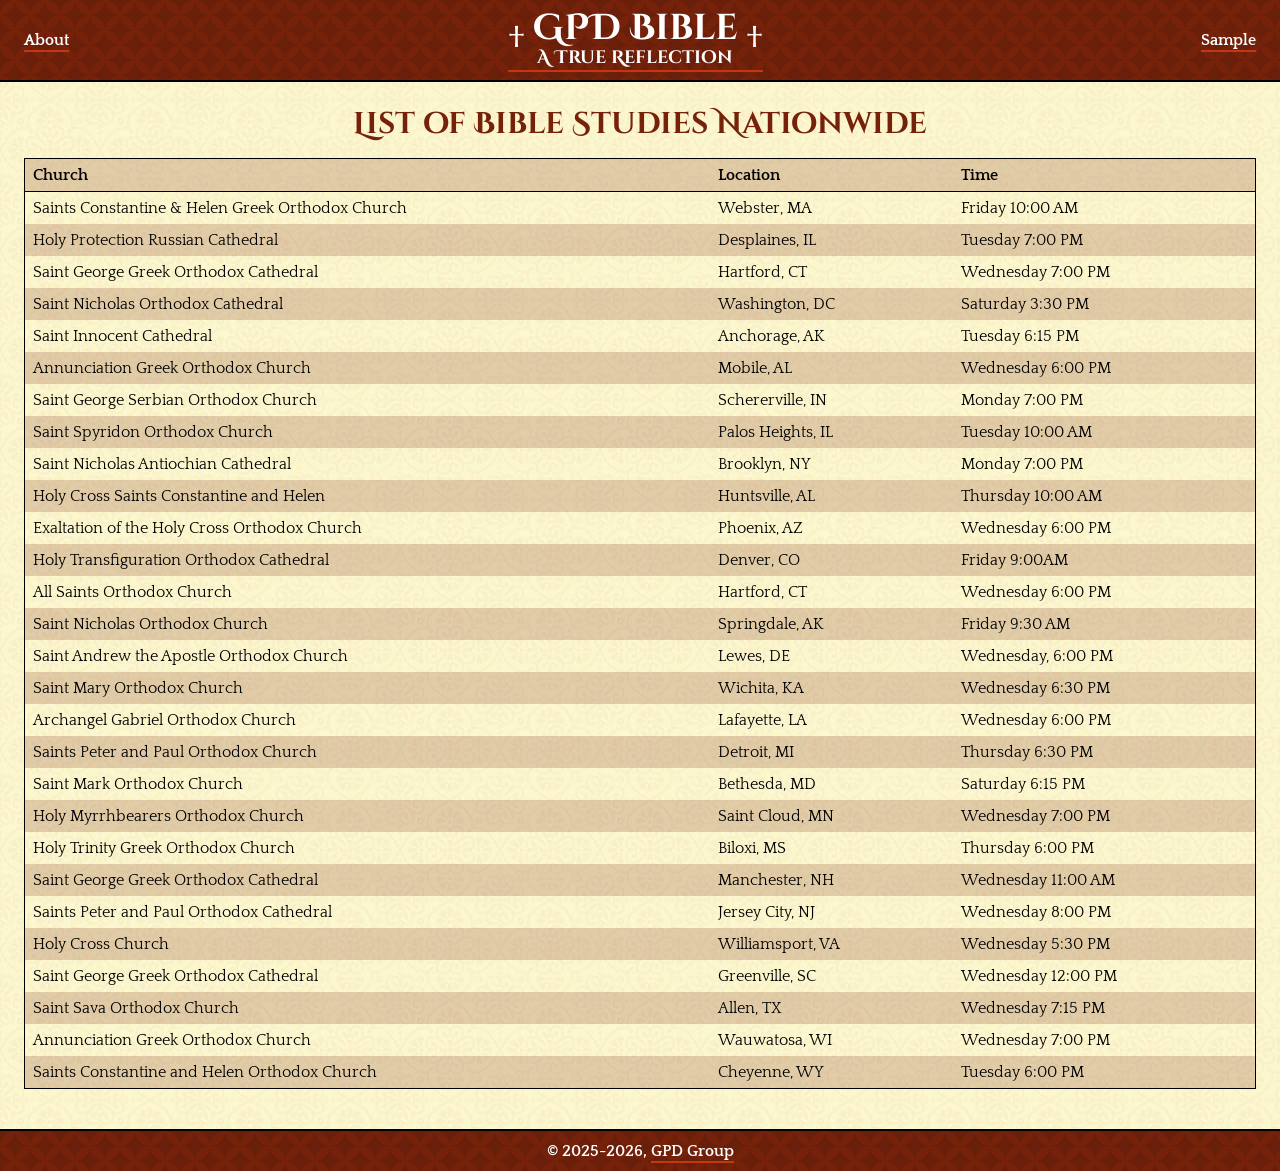
<file: info/bible-studies/index.html>
<!DOCTYPE html><html lang=en><head><meta charset=UTF-8><meta content="width=device-width,initial-scale=1" name=viewport><title>GPD Bible: List of Bible Studies Nationwide</title><link href=/favicon.svg rel=icon type=image/svg+xml><link href=/favicon.ico rel="shortcut icon"><link href=/_astro/gpd.DE2xYG5I.css rel=stylesheet></head><body><header class="nav border-b-2"><div class="flex items-center flex-row content justify-between"><a href=/intro class=font-bold>About </a><a href=/ class="flex items-center flex-row gap-x-2"><span class="sm:text-4xl text-3xl">†</span><div class="flex items-center flex-col"><h1>GPD Bible</h1><h5 class=-mt-1>A True Reflection</h5></div><span class="sm:text-4xl text-3xl">†</span> </a><a href="/text/The Four Holy Gospels GPD Sample.pdf" class=font-bold>Sample</a></div></header><main class="flex flex-grow bod w-full"><div class="content content-flat w-full"><h2 class="text-center text-hi1">List of Bible Studies Nationwide</h2><table><thead><tr><th align=left>Church</th><th align=left>Location</th><th align=left>Time</th></tr></thead><tbody><tr><td align=left>Saints Constantine &#x26; Helen Greek Orthodox Church</td><td align=left>Webster, MA</td><td align=left>Friday 10:00 AM</td></tr><tr><td align=left>Holy Protection Russian Cathedral</td><td align=left>Desplaines, IL</td><td align=left>Tuesday 7:00 PM</td></tr><tr><td align=left>Saint George Greek Orthodox Cathedral</td><td align=left>Hartford, CT</td><td align=left>Wednesday 7:00 PM</td></tr><tr><td align=left>Saint Nicholas Orthodox Cathedral</td><td align=left>Washington, DC</td><td align=left>Saturday 3:30 PM</td></tr><tr><td align=left>Saint Innocent Cathedral</td><td align=left>Anchorage, AK</td><td align=left>Tuesday 6:15 PM</td></tr><tr><td align=left>Annunciation Greek Orthodox Church</td><td align=left>Mobile, AL</td><td align=left>Wednesday 6:00 PM</td></tr><tr><td align=left>Saint George Serbian Orthodox Church</td><td align=left>Schererville, IN</td><td align=left>Monday 7:00 PM</td></tr><tr><td align=left>Saint Spyridon Orthodox Church</td><td align=left>Palos Heights, IL</td><td align=left>Tuesday 10:00 AM</td></tr><tr><td align=left>Saint Nicholas Antiochian Cathedral</td><td align=left>Brooklyn, NY</td><td align=left>Monday 7:00 PM</td></tr><tr><td align=left>Holy Cross Saints Constantine and Helen</td><td align=left>Huntsville, AL</td><td align=left>Thursday 10:00 AM</td></tr><tr><td align=left>Exaltation of the Holy Cross Orthodox Church</td><td align=left>Phoenix, AZ</td><td align=left>Wednesday 6:00 PM</td></tr><tr><td align=left>Holy Transfiguration Orthodox Cathedral</td><td align=left>Denver, CO</td><td align=left>Friday 9:00AM</td></tr><tr><td align=left>All Saints Orthodox Church</td><td align=left>Hartford, CT</td><td align=left>Wednesday 6:00 PM</td></tr><tr><td align=left>Saint Nicholas Orthodox Church</td><td align=left>Springdale, AK</td><td align=left>Friday 9:30 AM</td></tr><tr><td align=left>Saint Andrew the Apostle Orthodox Church</td><td align=left>Lewes, DE</td><td align=left>Wednesday, 6:00 PM</td></tr><tr><td align=left>Saint Mary Orthodox Church</td><td align=left>Wichita, KA</td><td align=left>Wednesday 6:30 PM</td></tr><tr><td align=left>Archangel Gabriel Orthodox Church</td><td align=left>Lafayette, LA</td><td align=left>Wednesday 6:00 PM</td></tr><tr><td align=left>Saints Peter and Paul Orthodox Church</td><td align=left>Detroit, MI</td><td align=left>Thursday 6:30 PM</td></tr><tr><td align=left>Saint Mark Orthodox Church</td><td align=left>Bethesda, MD</td><td align=left>Saturday 6:15 PM</td></tr><tr><td align=left>Holy Myrrhbearers Orthodox Church</td><td align=left>Saint Cloud, MN</td><td align=left>Wednesday 7:00 PM</td></tr><tr><td align=left>Holy Trinity Greek Orthodox Church</td><td align=left>Biloxi, MS</td><td align=left>Thursday 6:00 PM</td></tr><tr><td align=left>Saint George Greek Orthodox Cathedral</td><td align=left>Manchester, NH</td><td align=left>Wednesday 11:00 AM</td></tr><tr><td align=left>Saints Peter and Paul Orthodox Cathedral</td><td align=left>Jersey City, NJ</td><td align=left>Wednesday 8:00 PM</td></tr><tr><td align=left>Holy Cross Church</td><td align=left>Williamsport, VA</td><td align=left>Wednesday 5:30 PM</td></tr><tr><td align=left>Saint George Greek Orthodox Cathedral</td><td align=left>Greenville, SC</td><td align=left>Wednesday 12:00 PM</td></tr><tr><td align=left>Saint Sava Orthodox Church</td><td align=left>Allen, TX</td><td align=left>Wednesday 7:15 PM</td></tr><tr><td align=left>Annunciation Greek Orthodox Church</td><td align=left>Wauwatosa, WI</td><td align=left>Wednesday 7:00 PM</td></tr><tr><td align=left>Saints Constantine and Helen Orthodox Church</td><td align=left>Cheyenne, WY</td><td align=left>Tuesday 6:00 PM</td></tr></tbody></table><div class="flex flex-col flex-grow justify-center"><div class="flex-grow bg-[url(/logo.svg)] bg-center bg-contain bg-no-repeat max-h-40"></div></div></div></main><footer class="nav border-t-2"><div class="flex items-center flex-row content font-bold justify-center">© 2025-2026,&nbsp; <a href=/intro>GPD Group</a></div></footer></body></html>
</file>
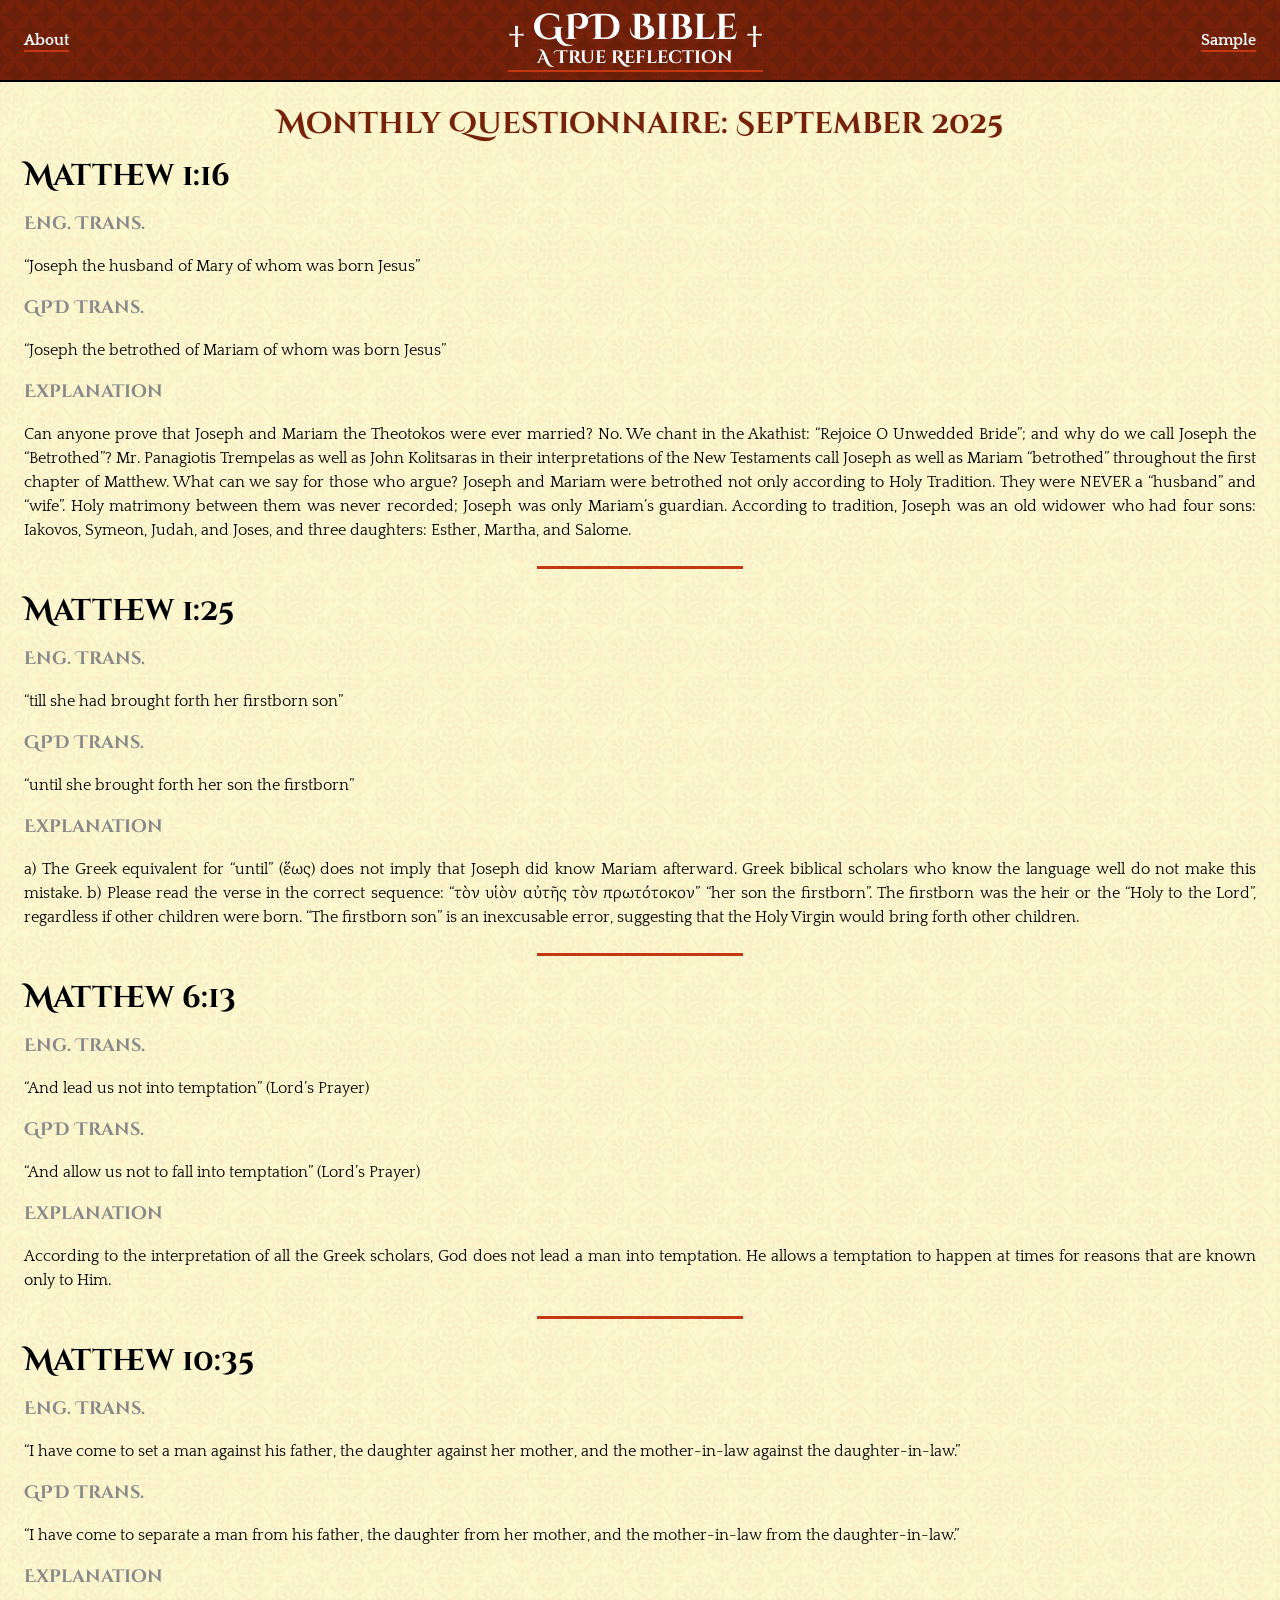
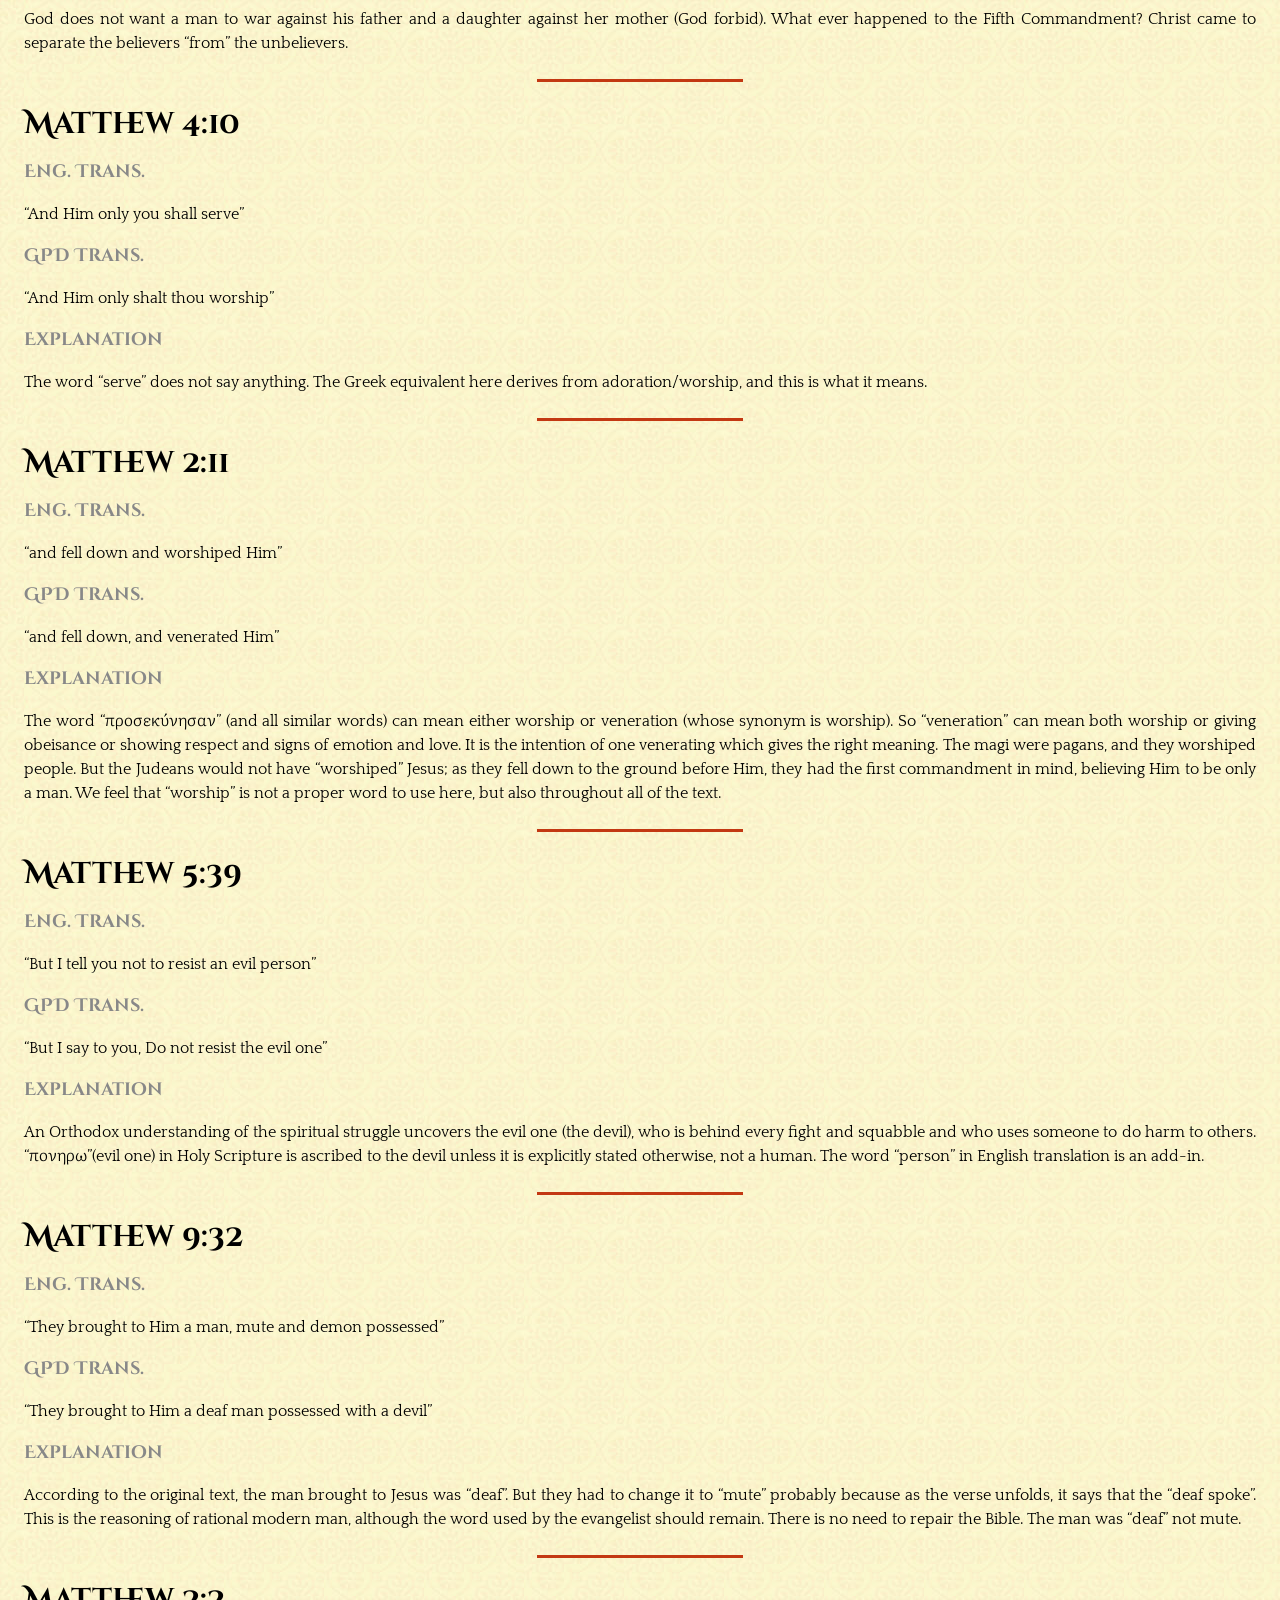
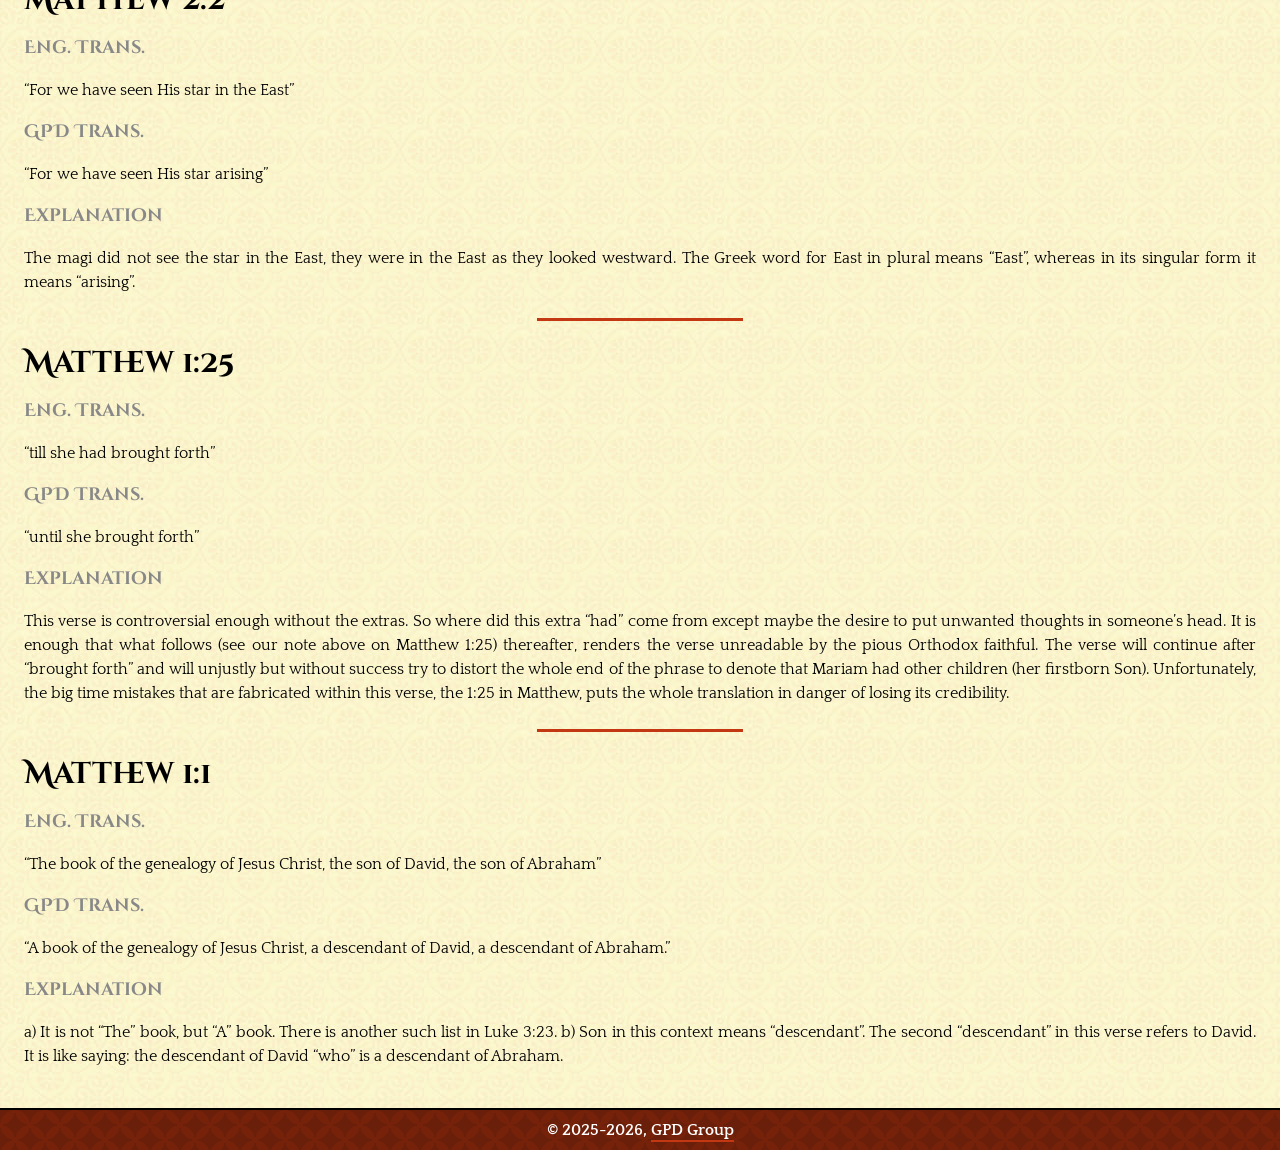
<file: questionnaires/25-09/index.html>
<!DOCTYPE html><html lang=en><head><meta charset=UTF-8><meta content="width=device-width,initial-scale=1" name=viewport><title>GPD Bible: Monthly Questionnaire: September 2025</title><link href=/favicon.svg rel=icon type=image/svg+xml><link href=/favicon.ico rel="shortcut icon"><link href=/_astro/gpd.DE2xYG5I.css rel=stylesheet></head><body><header class="nav border-b-2"><div class="flex items-center flex-row content justify-between"><a href=/intro class=font-bold>About </a><a href=/ class="flex items-center flex-row gap-x-2"><span class="sm:text-4xl text-3xl">†</span><div class="flex items-center flex-col"><h1>GPD Bible</h1><h5 class=-mt-1>A True Reflection</h5></div><span class="sm:text-4xl text-3xl">†</span> </a><a href="/text/The Four Holy Gospels GPD Sample.pdf" class=font-bold>Sample</a></div></header><main class="flex flex-grow bod w-full"><div class="content content-flat w-full"><h2 class="text-center text-hi1">Monthly Questionnaire: September 2025</h2><h2 id=matthew-116>Matthew 1:16</h2><h4 id=eng-trans>Eng. Trans.</h4><p>“Joseph the husband of Mary of whom was born Jesus”</p><h4 id=gpd-trans>GPD Trans.</h4><p>“Joseph the betrothed of Mariam of whom was born Jesus”</p><h4 id=explanation>Explanation</h4><p>Can anyone prove that Joseph and Mariam the Theotokos were ever married? No. We chant in the Akathist: “Rejoice O Unwedded Bride”; and why do we call Joseph the “Betrothed”? Mr. Panagiotis Trempelas as well as John Kolitsaras in their interpretations of the New Testaments call Joseph as well as Mariam “betrothed” throughout the first chapter of Matthew. What can we say for those who argue? Joseph and Mariam were betrothed not only according to Holy Tradition. They were NEVER a “husband” and “wife”. Holy matrimony between them was never recorded; Joseph was only Mariam’s guardian. According to tradition, Joseph was an old widower who had four sons: Iakovos, Symeon, Judah, and Joses, and three daughters: Esther, Martha, and Salome.</p><hr><h2 id=matthew-125>Matthew 1:25</h2><h4 id=eng-trans-1>Eng. Trans.</h4><p>“till she had brought forth her firstborn son”</p><h4 id=gpd-trans-1>GPD Trans.</h4><p>“until she brought forth her son the firstborn”</p><h4 id=explanation-1>Explanation</h4><p>a) The Greek equivalent for “until” (ἕως) does not imply that Joseph did know Mariam afterward. Greek biblical scholars who know the language well do not make this mistake. b) Please read the verse in the correct sequence: “τὸν υἱὸν αὐτῆς τὸν πρωτότοκον” “her son the firstborn”. The firstborn was the heir or the “Holy to the Lord”, regardless if other children were born. “The firstborn son” is an inexcusable error, suggesting that the Holy Virgin would bring forth other children.</p><hr><h2 id=matthew-613>Matthew 6:13</h2><h4 id=eng-trans-2>Eng. Trans.</h4><p>“And lead us not into temptation” (Lord’s Prayer)</p><h4 id=gpd-trans-2>GPD Trans.</h4><p>“And allow us not to fall into temptation” (Lord’s Prayer)</p><h4 id=explanation-2>Explanation</h4><p>According to the interpretation of all the Greek scholars, God does not lead a man into temptation. He allows a temptation to happen at times for reasons that are known only to Him.</p><hr><h2 id=matthew-1035>Matthew 10:35</h2><h4 id=eng-trans-3>Eng. Trans.</h4><p>“I have come to set a man against his father, the daughter against her mother, and the mother-in-law against the daughter-in-law.”</p><h4 id=gpd-trans-3>GPD Trans.</h4><p>“I have come to separate a man from his father, the daughter from her mother, and the mother-in-law from the daughter-in-law.”</p><h4 id=explanation-3>Explanation</h4><p>God does not want a man to war against his father and a daughter against her mother (God forbid). What ever happened to the Fifth Commandment? Christ came to separate the believers “from” the unbelievers.</p><hr><h2 id=matthew-410>Matthew 4:10</h2><h4 id=eng-trans-4>Eng. Trans.</h4><p>“And Him only you shall serve”</p><h4 id=gpd-trans-4>GPD Trans.</h4><p>“And Him only shalt thou worship”</p><h4 id=explanation-4>Explanation</h4><p>The word “serve” does not say anything. The Greek equivalent here derives from adoration/worship, and this is what it means.</p><hr><h2 id=matthew-211>Matthew 2:11</h2><h4 id=eng-trans-5>Eng. Trans.</h4><p>“and fell down and worshiped Him”</p><h4 id=gpd-trans-5>GPD Trans.</h4><p>“and fell down, and venerated Him”</p><h4 id=explanation-5>Explanation</h4><p>The word “προσεκύνησαν” (and all similar words) can mean either worship or veneration (whose synonym is worship). So “veneration” can mean both worship or giving obeisance or showing respect and signs of emotion and love. It is the intention of one venerating which gives the right meaning. The magi were pagans, and they worshiped people. But the Judeans would not have “worshiped” Jesus; as they fell down to the ground before Him, they had the first commandment in mind, believing Him to be only a man. We feel that “worship” is not a proper word to use here, but also throughout all of the text.</p><hr><h2 id=matthew-539>Matthew 5:39</h2><h4 id=eng-trans-6>Eng. Trans.</h4><p>“But I tell you not to resist an evil person”</p><h4 id=gpd-trans-6>GPD Trans.</h4><p>“But I say to you, Do not resist the evil one”</p><h4 id=explanation-6>Explanation</h4><p>An Orthodox understanding of the spiritual struggle uncovers the evil one (the devil), who is behind every fight and squabble and who uses someone to do harm to others. “πονηρω”(evil one) in Holy Scripture is ascribed to the devil unless it is explicitly stated otherwise, not a human. The word “person” in English translation is an add-in.</p><hr><h2 id=matthew-932>Matthew 9:32</h2><h4 id=eng-trans-7>Eng. Trans.</h4><p>“They brought to Him a man, mute and demon possessed”</p><h4 id=gpd-trans-7>GPD Trans.</h4><p>“They brought to Him a deaf man possessed with a devil”</p><h4 id=explanation-7>Explanation</h4><p>According to the original text, the man brought to Jesus was “deaf”. But they had to change it to “mute” probably because as the verse unfolds, it says that the “deaf spoke”. This is the reasoning of rational modern man, although the word used by the evangelist should remain. There is no need to repair the Bible. The man was “deaf” not mute.</p><hr><h2 id=matthew-22>Matthew 2:2</h2><h4 id=eng-trans-8>Eng. Trans.</h4><p>“For we have seen His star in the East”</p><h4 id=gpd-trans-8>GPD Trans.</h4><p>“For we have seen His star arising”</p><h4 id=explanation-8>Explanation</h4><p>The magi did not see the star in the East, they were in the East as they looked westward. The Greek word for East in plural means “East”, whereas in its singular form it means “arising”.</p><hr><h2 id=matthew-125-1>Matthew 1:25</h2><h4 id=eng-trans-9>Eng. Trans.</h4><p>“till she had brought forth”</p><h4 id=gpd-trans-9>GPD Trans.</h4><p>“until she brought forth”</p><h4 id=explanation-9>Explanation</h4><p>This verse is controversial enough without the extras. So where did this extra “had” come from except maybe the desire to put unwanted thoughts in someone’s head. It is enough that what follows (see our note above on Matthew 1:25) thereafter, renders the verse unreadable by the pious Orthodox faithful. The verse will continue after “brought forth” and will unjustly but without success try to distort the whole end of the phrase to denote that Mariam had other children (her firstborn Son). Unfortunately, the big time mistakes that are fabricated within this verse, the 1:25 in Matthew, puts the whole translation in danger of losing its credibility.</p><hr><h2 id=matthew-11>Matthew 1:1</h2><h4 id=eng-trans-10>Eng. Trans.</h4><p>“The book of the genealogy of Jesus Christ, the son of David, the son of Abraham”</p><h4 id=gpd-trans-10>GPD Trans.</h4><p>“A book of the genealogy of Jesus Christ, a descendant of David, a descendant of Abraham.”</p><h4 id=explanation-10>Explanation</h4><p>a) It is not “The” book, but “A” book. There is another such list in Luke 3:23. b) Son in this context means “descendant”. The second “descendant” in this verse refers to David. It is like saying: the descendant of David “who” is a descendant of Abraham.</p><div class="flex flex-col flex-grow justify-center"><div class="flex-grow bg-[url(/logo.svg)] bg-center bg-contain bg-no-repeat max-h-40"></div></div></div></main><footer class="nav border-t-2"><div class="flex items-center flex-row content font-bold justify-center">© 2025-2026,&nbsp; <a href=/intro>GPD Group</a></div></footer></body></html>
</file>
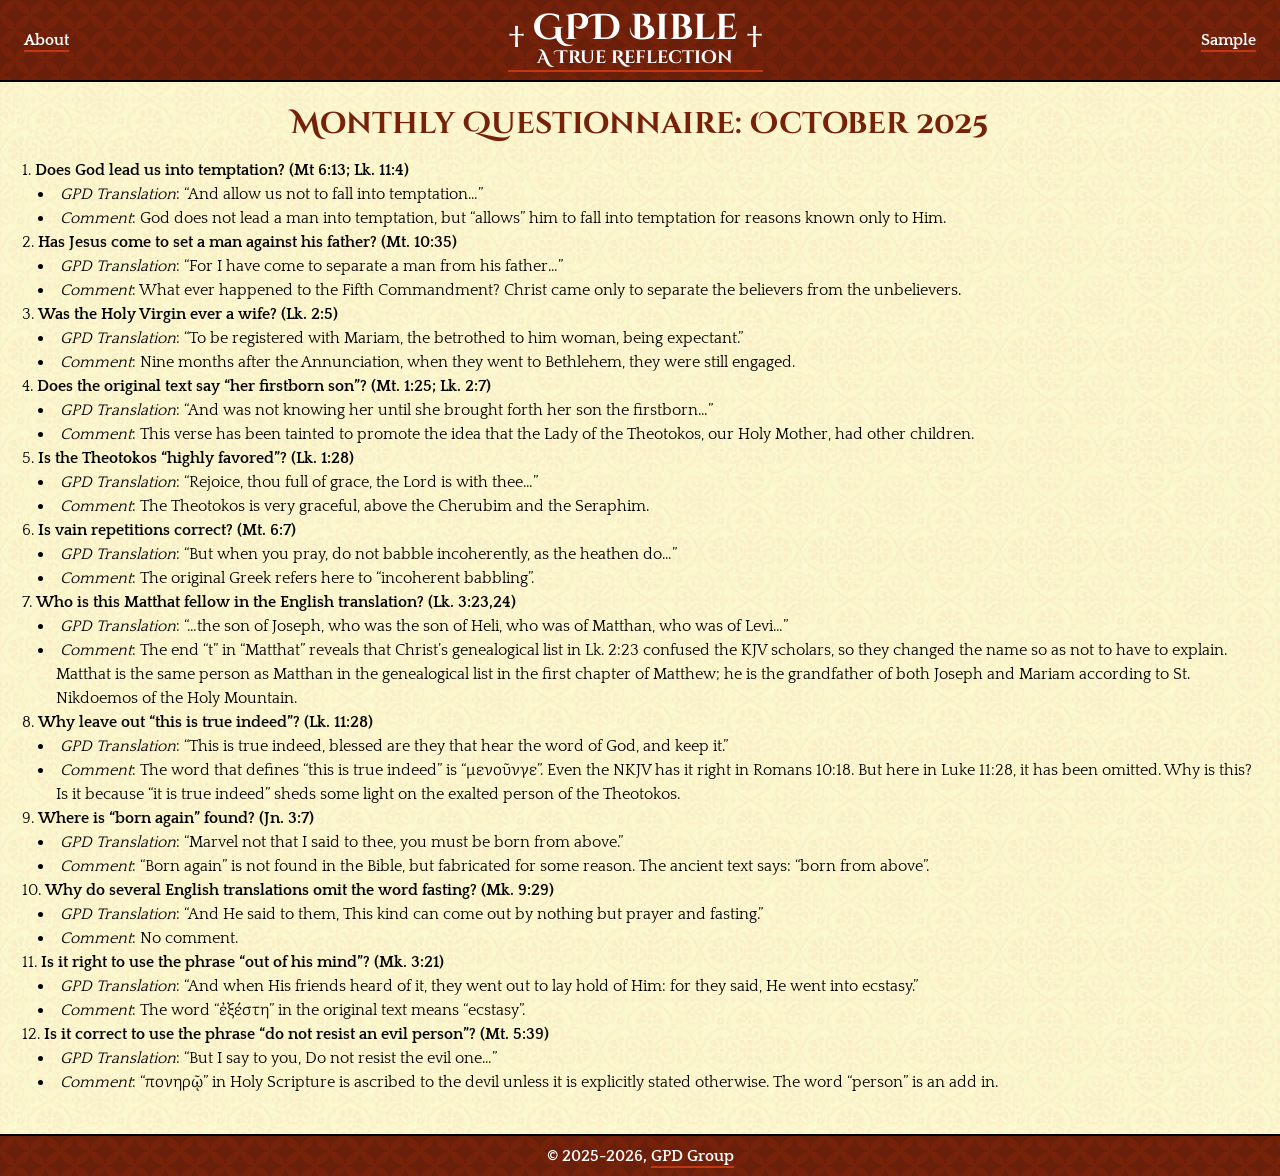
<file: questionnaires/25-10/index.html>
<!DOCTYPE html><html lang=en><head><meta charset=UTF-8><meta content="width=device-width,initial-scale=1" name=viewport><title>GPD Bible: Monthly Questionnaire: October 2025</title><link href=/favicon.svg rel=icon type=image/svg+xml><link href=/favicon.ico rel="shortcut icon"><link href=/_astro/gpd.DE2xYG5I.css rel=stylesheet></head><body><header class="nav border-b-2"><div class="flex items-center flex-row content justify-between"><a href=/intro class=font-bold>About </a><a href=/ class="flex items-center flex-row gap-x-2"><span class="sm:text-4xl text-3xl">†</span><div class="flex items-center flex-col"><h1>GPD Bible</h1><h5 class=-mt-1>A True Reflection</h5></div><span class="sm:text-4xl text-3xl">†</span> </a><a href="/text/The Four Holy Gospels GPD Sample.pdf" class=font-bold>Sample</a></div></header><main class="flex flex-grow bod w-full"><div class="content content-flat w-full"><h2 class="text-center text-hi1">Monthly Questionnaire: October 2025</h2><ol><li><strong>Does God lead us into temptation? (Mt 6:13; Lk. 11:4)</strong><ul><li><em>GPD Translation</em>: “And allow us not to fall into temptation…”</li><li><em>Comment</em>: God does not lead a man into temptation, but “allows” him to fall into temptation for reasons known only to Him.</li></ul></li><li><strong>Has Jesus come to set a man against his father? (Mt. 10:35)</strong><ul><li><em>GPD Translation</em>: “For I have come to separate a man from his father…”</li><li><em>Comment</em>: What ever happened to the Fifth Commandment? Christ came only to separate the believers from the unbelievers.</li></ul></li><li><strong>Was the Holy Virgin ever a wife? (Lk. 2:5)</strong><ul><li><em>GPD Translation</em>: “To be registered with Mariam, the betrothed to him woman, being expectant.”</li><li><em>Comment</em>: Nine months after the Annunciation, when they went to Bethlehem, they were still engaged.</li></ul></li><li><strong>Does the original text say “her firstborn son”? (Mt. 1:25; Lk. 2:7)</strong><ul><li><em>GPD Translation</em>: “And was not knowing her until she brought forth her son the firstborn…”</li><li><em>Comment</em>: This verse has been tainted to promote the idea that the Lady of the Theotokos, our Holy Mother, had other children.</li></ul></li><li><strong>Is the Theotokos “highly favored”? (Lk. 1:28)</strong><ul><li><em>GPD Translation</em>: “Rejoice, thou full of grace, the Lord is with thee…”</li><li><em>Comment</em>: The Theotokos is very graceful, above the Cherubim and the Seraphim.</li></ul></li><li><strong>Is vain repetitions correct? (Mt. 6:7)</strong><ul><li><em>GPD Translation</em>: “But when you pray, do not babble incoherently, as the heathen do…”</li><li><em>Comment</em>: The original Greek refers here to “incoherent babbling”.</li></ul></li><li><strong>Who is this Matthat fellow in the English translation? (Lk. 3:23,24)</strong><ul><li><em>GPD Translation</em>: “…the son of Joseph, who was the son of Heli, who was of Matthan, who was of Levi…”</li><li><em>Comment</em>: The end “t” in “Matthat” reveals that Christ’s genealogical list in Lk. 2:23 confused the KJV scholars, so they changed the name so as not to have to explain. Matthat is the same person as Matthan in the genealogical list in the first chapter of Matthew; he is the grandfather of both Joseph and Mariam according to St. Nikdoemos of the Holy Mountain.</li></ul></li><li><strong>Why leave out “this is true indeed”? (Lk. 11:28)</strong><ul><li><em>GPD Translation</em>: “This is true indeed, blessed are they that hear the word of God, and keep it.”</li><li><em>Comment</em>: The word that defines “this is true indeed” is “μενοῦνγε”. Even the NKJV has it right in Romans 10:18. But here in Luke 11:28, it has been omitted. Why is this? Is it because “it is true indeed” sheds some light on the exalted person of the Theotokos.</li></ul></li><li><strong>Where is “born again” found? (Jn. 3:7)</strong><ul><li><em>GPD Translation</em>: “Marvel not that I said to thee, you must be born from above.”</li><li><em>Comment</em>: “Born again” is not found in the Bible, but fabricated for some reason. The ancient text says: “born from above”.</li></ul></li><li><strong>Why do several English translations omit the word fasting? (Mk. 9:29)</strong><ul><li><em>GPD Translation</em>: “And He said to them, This kind can come out by nothing but prayer and fasting.”</li><li><em>Comment</em>: No comment.</li></ul></li><li><strong>Is it right to use the phrase “out of his mind”? (Mk. 3:21)</strong><ul><li><em>GPD Translation</em>: “And when His friends heard of it, they went out to lay hold of Him: for they said, He went into ecstasy.”</li><li><em>Comment</em>: The word “ἐξέστη” in the original text means “ecstasy”.</li></ul></li><li><strong>Is it correct to use the phrase “do not resist an evil person”? (Mt. 5:39)</strong><ul><li><em>GPD Translation</em>: “But I say to you, Do not resist the evil one…”</li><li><em>Comment</em>: “πονηρῷ” in Holy Scripture is ascribed to the devil unless it is explicitly stated otherwise. The word “person” is an add in.</li></ul></li></ol><div class="flex flex-col flex-grow justify-center"><div class="flex-grow bg-[url(/logo.svg)] bg-center bg-contain bg-no-repeat max-h-40"></div></div></div></main><footer class="nav border-t-2"><div class="flex items-center flex-row content font-bold justify-center">© 2025-2026,&nbsp; <a href=/intro>GPD Group</a></div></footer></body></html>
</file>
